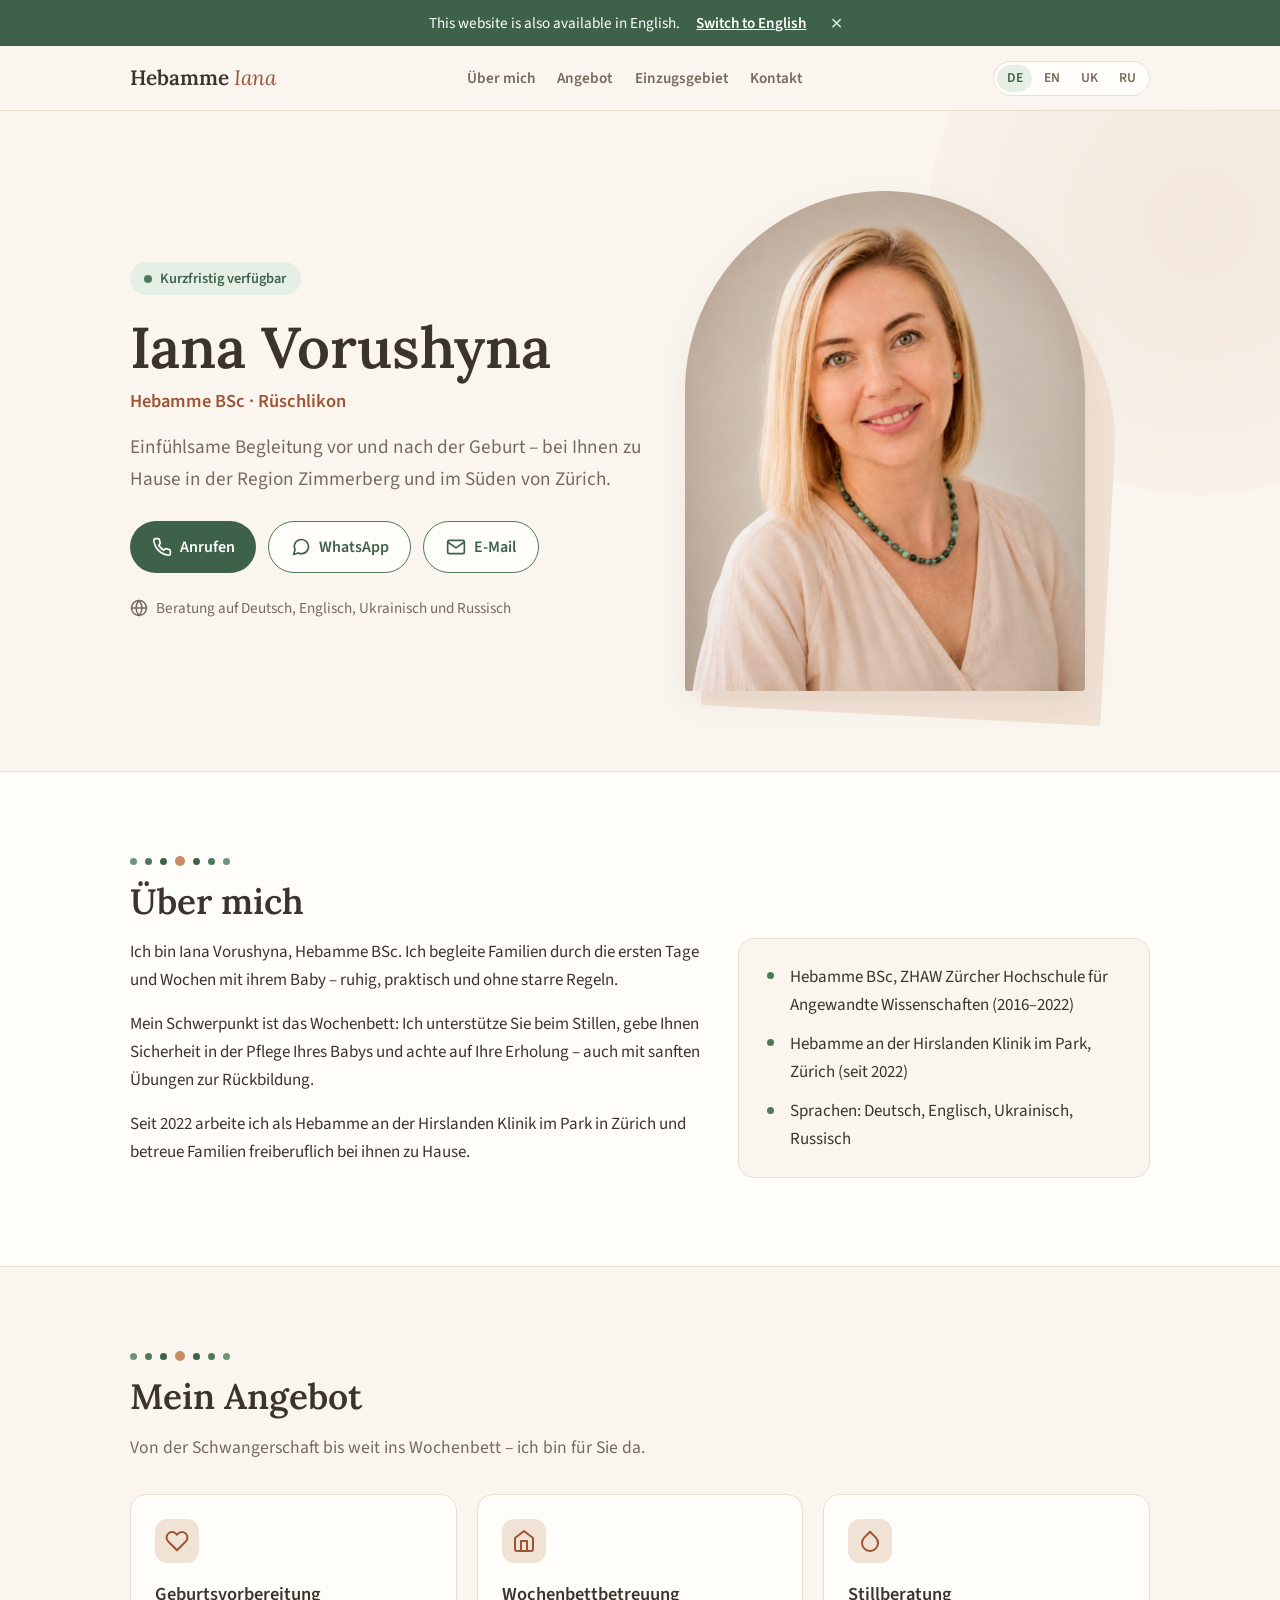
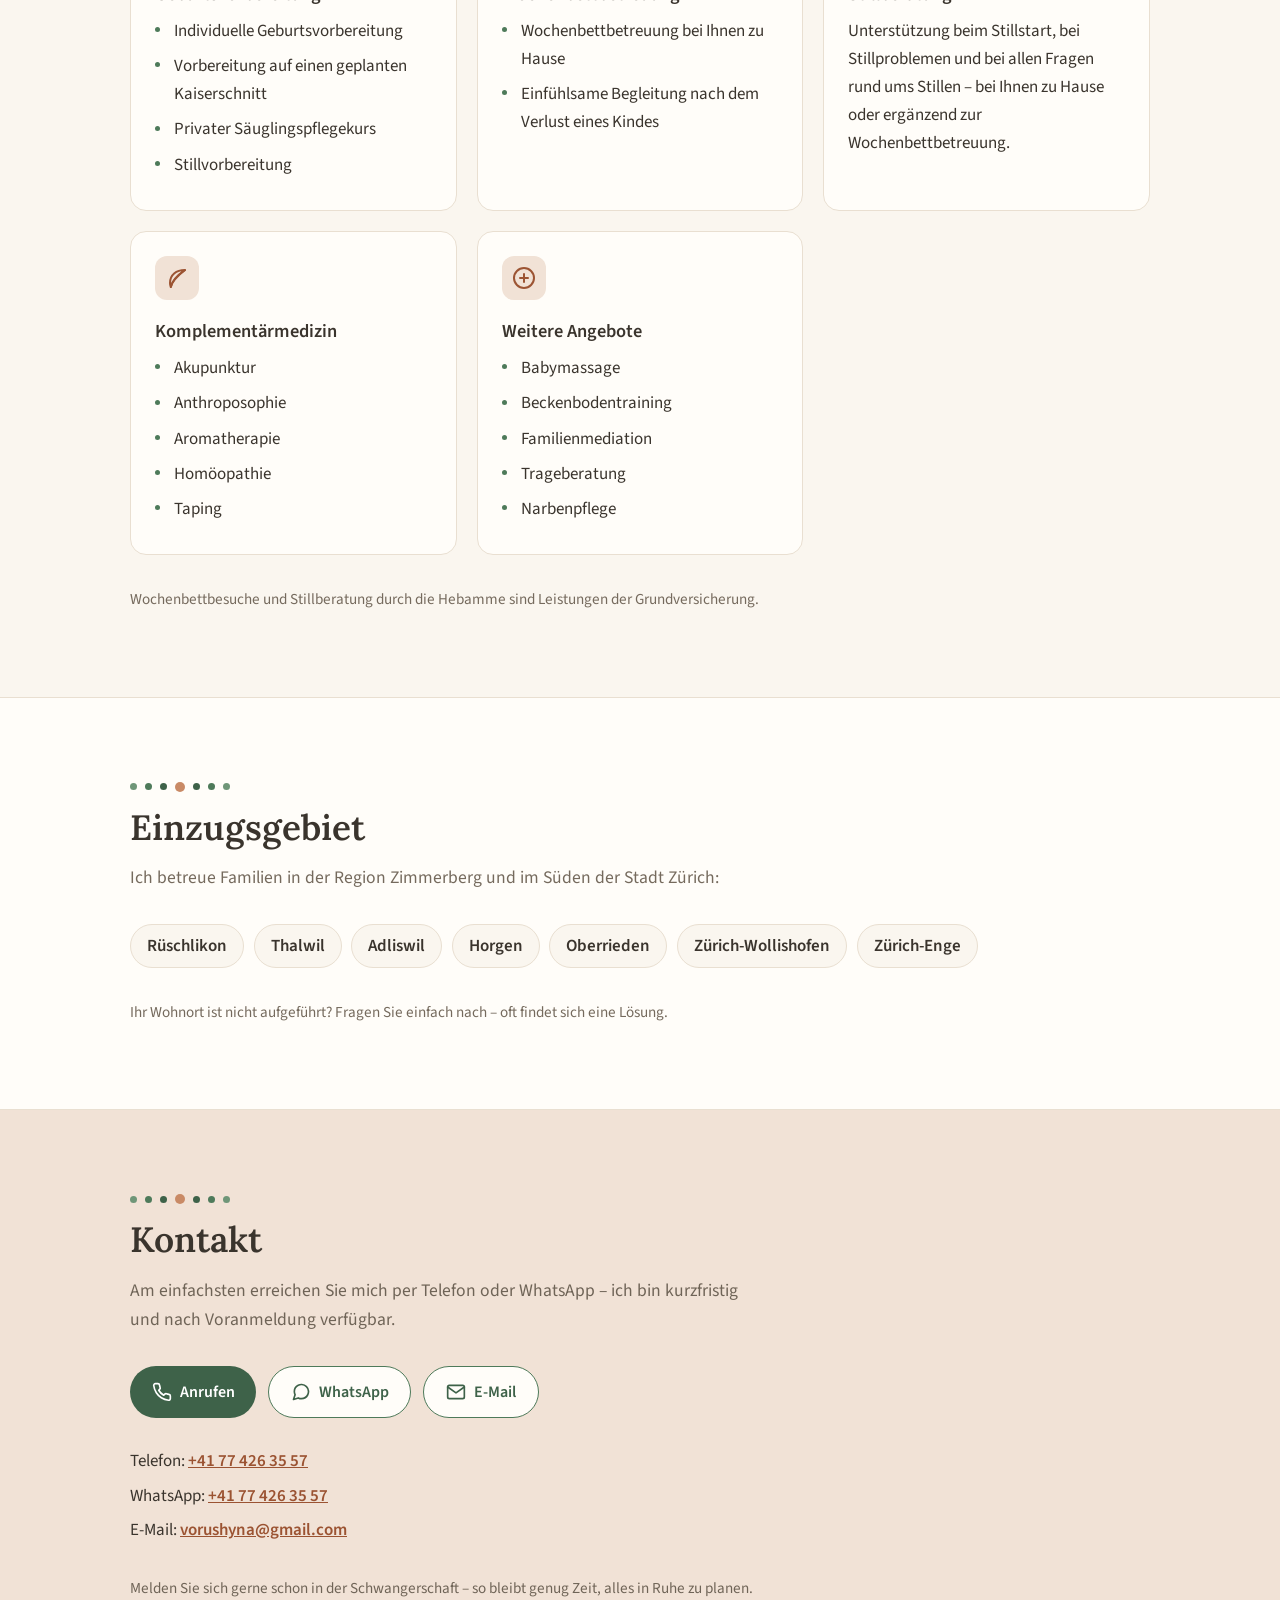
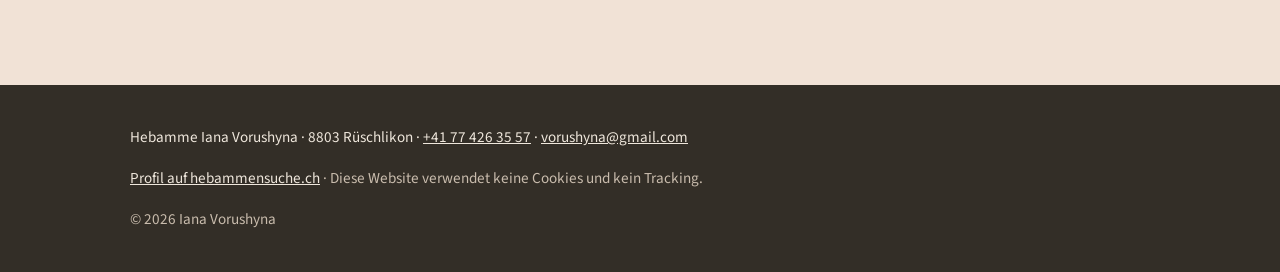
<file: index.html>
<!doctype html>
<html lang="de">
<head>
  <meta charset="utf-8">
  <meta name="viewport" content="width=device-width, initial-scale=1">
  <title>Hebamme Iana Vorushyna – Rüschlikon &amp; Region Zimmerberg</title>
  <meta name="description" content="Hebamme BSc in Rüschlikon: Wochenbettbetreuung zu Hause, Stillberatung und Geburtsvorbereitung in der Region Zimmerberg und in Zürich. Kurzfristig verfügbar.">
  <link rel="canonical" href="https://hebamme-iana.ch/">
  <link rel="alternate" hreflang="de" href="https://hebamme-iana.ch/">
  <link rel="alternate" hreflang="en" href="https://hebamme-iana.ch/en/">
  <link rel="alternate" hreflang="uk" href="https://hebamme-iana.ch/uk/">
  <link rel="alternate" hreflang="ru" href="https://hebamme-iana.ch/ru/">
  <link rel="alternate" hreflang="x-default" href="https://hebamme-iana.ch/">
  <meta property="og:type" content="website">
  <meta property="og:title" content="Hebamme Iana Vorushyna – Rüschlikon &amp; Region Zimmerberg">
  <meta property="og:description" content="Wochenbettbetreuung zu Hause, Stillberatung und Geburtsvorbereitung in der Region Zimmerberg und in Zürich.">
  <meta property="og:url" content="https://hebamme-iana.ch/">
  <meta property="og:image" content="https://hebamme-iana.ch/img/iana-800.jpg">
  <meta property="og:locale" content="de_CH">
  <meta name="theme-color" content="#FAF6EF">
  <link rel="icon" href="img/favicon.svg" type="image/svg+xml">
  <link rel="apple-touch-icon" href="img/apple-touch-icon.png">
  <link rel="preload" href="fonts/lora-600.woff2" as="font" type="font/woff2" crossorigin>
  <link rel="preload" href="fonts/source-sans-3-400.woff2" as="font" type="font/woff2" crossorigin>
  <link rel="preload" href="fonts/source-sans-3-600.woff2" as="font" type="font/woff2" crossorigin>
  <link rel="preload" href="fonts/lora-italic.woff2" as="font" type="font/woff2" crossorigin>
  <link rel="stylesheet" href="css/style.css">
  <script src="js/lang.js" defer></script>
  <script type="application/ld+json">
  {
    "@context": "https://schema.org",
    "@type": "Midwife",
    "@id": "https://hebamme-iana.ch/#midwife",
    "name": "Hebamme Iana Vorushyna",
    "image": "https://hebamme-iana.ch/img/iana-800.jpg",
    "url": "https://hebamme-iana.ch/",
    "telephone": "+41774263557",
    "email": "vorushyna@gmail.com",
    "address": {
      "@type": "PostalAddress",
      "postalCode": "8803",
      "addressLocality": "Rüschlikon",
      "addressRegion": "ZH",
      "addressCountry": "CH"
    },
    "areaServed": ["Rüschlikon", "Thalwil", "Adliswil", "Horgen", "Oberrieden", "Zürich Wollishofen", "Zürich Enge"],
    "knowsLanguage": ["de", "en", "uk", "ru"],
    "sameAs": ["https://www.hebammensuche.ch/suche/profil/?hebammenname=&plz=8803&sektionId=39&leistungen=&id=36807"]
  }
  </script>
</head>
<body>
  <a class="skip-link" href="#main">Zum Inhalt springen</a>
  <header class="site-header">
    <div class="wrap header-inner">
      <a class="brand" href="#top">Hebamme <em>Iana</em></a>
      <nav class="site-nav" aria-label="Bereiche">
        <a href="#about">Über mich</a>
        <a href="#services">Angebot</a>
        <a href="#area">Einzugsgebiet</a>
        <a href="#contact">Kontakt</a>
      </nav>
      <nav class="lang-switcher" aria-label="Sprache wählen">
        <a href="./" data-lang="de" aria-current="page">DE</a>
        <a href="en/" data-lang="en" lang="en" hreflang="en">EN</a>
        <a href="uk/" data-lang="uk" lang="uk" hreflang="uk">UK</a>
        <a href="ru/" data-lang="ru" lang="ru" hreflang="ru">RU</a>
      </nav>
    </div>
  </header>

  <main id="main">
    <section class="hero" id="top">
      <div class="wrap hero-grid">
        <div class="hero-text">
          <p class="badge"><span class="badge-dot" aria-hidden="true"></span>Kurzfristig verfügbar</p>
          <h1>Iana Vorushyna</h1>
          <p class="role">Hebamme BSc · Rüschlikon</p>
          <p class="lead">Einfühlsame Begleitung vor und nach der Geburt – bei Ihnen zu Hause in der Region Zimmerberg und im Süden von Zürich.</p>
          <div class="cta-row">
            <a class="btn btn-primary" href="tel:+41774263557"><svg viewBox="0 0 24 24" width="20" height="20" fill="none" stroke="currentColor" stroke-width="2" stroke-linecap="round" stroke-linejoin="round" aria-hidden="true"><path d="M22 16.92v3a2 2 0 0 1-2.18 2 19.79 19.79 0 0 1-8.63-3.07 19.5 19.5 0 0 1-6-6A19.79 19.79 0 0 1 2.08 4.18 2 2 0 0 1 4.06 2h3a2 2 0 0 1 2 1.72 12.84 12.84 0 0 0 .7 2.81 2 2 0 0 1-.45 2.11L8.09 9.91a16 16 0 0 0 6 6l1.27-1.27a2 2 0 0 1 2.11-.45 12.84 12.84 0 0 0 2.81.7A2 2 0 0 1 22 16.92z"/></svg>Anrufen</a>
            <a class="btn btn-secondary" href="https://wa.me/41774263557"><svg viewBox="0 0 24 24" width="20" height="20" fill="none" stroke="currentColor" stroke-width="2" stroke-linecap="round" stroke-linejoin="round" aria-hidden="true"><path d="M21 11.5a8.38 8.38 0 0 1-.9 3.8 8.5 8.5 0 0 1-7.6 4.7 8.38 8.38 0 0 1-3.8-.9L3 21l1.9-5.7a8.38 8.38 0 0 1-.9-3.8 8.5 8.5 0 0 1 4.7-7.6 8.38 8.38 0 0 1 3.8-.9h.5a8.48 8.48 0 0 1 8 8v.5z"/></svg>WhatsApp</a>
            <a class="btn btn-secondary" href="mailto:vorushyna@gmail.com"><svg viewBox="0 0 24 24" width="20" height="20" fill="none" stroke="currentColor" stroke-width="2" stroke-linecap="round" stroke-linejoin="round" aria-hidden="true"><path d="M4 4h16c1.1 0 2 .9 2 2v12c0 1.1-.9 2-2 2H4c-1.1 0-2-.9-2-2V6c0-1.1.9-2 2-2z"/><path d="m22 6-10 7L2 6"/></svg>E-Mail</a>
          </div>
          <p class="hero-langs"><svg viewBox="0 0 24 24" width="18" height="18" fill="none" stroke="currentColor" stroke-width="2" stroke-linecap="round" stroke-linejoin="round" aria-hidden="true"><circle cx="12" cy="12" r="10"/><path d="M2 12h20"/><path d="M12 2a15.3 15.3 0 0 1 4 10 15.3 15.3 0 0 1-4 10 15.3 15.3 0 0 1-4-10 15.3 15.3 0 0 1 4-10z"/></svg>Beratung auf Deutsch, Englisch, Ukrainisch und Russisch</p>
        </div>
        <div class="hero-photo">
          <img src="img/iana-800.jpg" srcset="img/iana-480.jpg 384w, img/iana-800.jpg 640w" sizes="(min-width: 900px) 400px, 82vw" width="640" height="800" alt="Porträt von Hebamme Iana Vorushyna" fetchpriority="high">
        </div>
      </div>
    </section>

    <section class="section section-paper" id="about">
      <div class="wrap">
        <div class="beads" aria-hidden="true"><i></i><i></i><i></i><i></i><i></i><i></i><i></i></div>
        <h2>Über mich</h2>
        <div class="about-grid">
          <div class="about-text">
            <p>Ich bin Iana Vorushyna, Hebamme BSc. Ich begleite Familien durch die ersten Tage und Wochen mit ihrem Baby – ruhig, praktisch und ohne starre Regeln.</p>
            <p>Mein Schwerpunkt ist das Wochenbett: Ich unterstütze Sie beim Stillen, gebe Ihnen Sicherheit in der Pflege Ihres Babys und achte auf Ihre Erholung – auch mit sanften Übungen zur Rückbildung.</p>
            <p>Seit 2022 arbeite ich als Hebamme an der Hirslanden Klinik im Park in Zürich und betreue Familien freiberuflich bei ihnen zu Hause.</p>
          </div>
          <ul class="facts">
            <li>Hebamme BSc, ZHAW Zürcher Hochschule für Angewandte Wissenschaften (2016–2022)</li>
            <li>Hebamme an der Hirslanden Klinik im Park, Zürich (seit 2022)</li>
            <li>Sprachen: Deutsch, Englisch, Ukrainisch, Russisch</li>
          </ul>
        </div>
      </div>
    </section>

    <section class="section" id="services">
      <div class="wrap">
        <div class="beads" aria-hidden="true"><i></i><i></i><i></i><i></i><i></i><i></i><i></i></div>
        <h2>Mein Angebot</h2>
        <p class="section-intro">Von der Schwangerschaft bis weit ins Wochenbett – ich bin für Sie da.</p>
        <div class="cards">
          <article class="card">
            <div class="card-icon"><svg viewBox="0 0 24 24" width="24" height="24" fill="none" stroke="currentColor" stroke-width="2" stroke-linecap="round" stroke-linejoin="round" aria-hidden="true"><path d="M20.84 4.61a5.5 5.5 0 0 0-7.78 0L12 5.67l-1.06-1.06a5.5 5.5 0 0 0-7.78 7.78l1.06 1.06L12 21.23l7.78-7.78 1.06-1.06a5.5 5.5 0 0 0 0-7.78z"/></svg></div>
            <h3>Geburtsvorbereitung</h3>
            <ul>
              <li>Individuelle Geburtsvorbereitung</li>
              <li>Vorbereitung auf einen geplanten Kaiserschnitt</li>
              <li>Privater Säuglingspflegekurs</li>
              <li>Stillvorbereitung</li>
            </ul>
          </article>
          <article class="card">
            <div class="card-icon"><svg viewBox="0 0 24 24" width="24" height="24" fill="none" stroke="currentColor" stroke-width="2" stroke-linecap="round" stroke-linejoin="round" aria-hidden="true"><path d="m3 9 9-7 9 7v11a2 2 0 0 1-2 2H5a2 2 0 0 1-2-2z"/><path d="M9 22V12h6v10"/></svg></div>
            <h3>Wochenbettbetreuung</h3>
            <ul>
              <li>Wochenbettbetreuung bei Ihnen zu Hause</li>
              <li>Einfühlsame Begleitung nach dem Verlust eines Kindes</li>
            </ul>
          </article>
          <article class="card">
            <div class="card-icon"><svg viewBox="0 0 24 24" width="24" height="24" fill="none" stroke="currentColor" stroke-width="2" stroke-linecap="round" stroke-linejoin="round" aria-hidden="true"><path d="m12 2.69 5.66 5.66a8 8 0 1 1-11.31 0z"/></svg></div>
            <h3>Stillberatung</h3>
            <p>Unterstützung beim Stillstart, bei Stillproblemen und bei allen Fragen rund ums Stillen – bei Ihnen zu Hause oder ergänzend zur Wochenbettbetreuung.</p>
          </article>
          <article class="card">
            <div class="card-icon"><svg viewBox="0 0 24 24" width="24" height="24" fill="none" stroke="currentColor" stroke-width="2" stroke-linecap="round" stroke-linejoin="round" aria-hidden="true"><path d="M20 4c-9 0-15 5-15 13 0 1.5.3 2.7.8 4C7 15 11 10 20 4z"/><path d="M5.8 21C7 16 11 11 20 4"/></svg></div>
            <h3>Komplementärmedizin</h3>
            <ul>
              <li>Akupunktur</li>
              <li>Anthroposophie</li>
              <li>Aromatherapie</li>
              <li>Homöopathie</li>
              <li>Taping</li>
            </ul>
          </article>
          <article class="card">
            <div class="card-icon"><svg viewBox="0 0 24 24" width="24" height="24" fill="none" stroke="currentColor" stroke-width="2" stroke-linecap="round" stroke-linejoin="round" aria-hidden="true"><circle cx="12" cy="12" r="10"/><path d="M12 8v8"/><path d="M8 12h8"/></svg></div>
            <h3>Weitere Angebote</h3>
            <ul>
              <li>Babymassage</li>
              <li>Beckenbodentraining</li>
              <li>Familienmediation</li>
              <li>Trageberatung</li>
              <li>Narbenpflege</li>
            </ul>
          </article>
        </div>
        <p class="note">Wochenbettbesuche und Stillberatung durch die Hebamme sind Leistungen der Grundversicherung.</p>
      </div>
    </section>

    <section class="section section-paper" id="area">
      <div class="wrap">
        <div class="beads" aria-hidden="true"><i></i><i></i><i></i><i></i><i></i><i></i><i></i></div>
        <h2>Einzugsgebiet</h2>
        <p class="section-intro">Ich betreue Familien in der Region Zimmerberg und im Süden der Stadt Zürich:</p>
        <ul class="chips">
          <li>Rüschlikon</li>
          <li>Thalwil</li>
          <li>Adliswil</li>
          <li>Horgen</li>
          <li>Oberrieden</li>
          <li>Zürich-Wollishofen</li>
          <li>Zürich-Enge</li>
        </ul>
        <p class="note">Ihr Wohnort ist nicht aufgeführt? Fragen Sie einfach nach – oft findet sich eine Lösung.</p>
      </div>
    </section>

    <section class="section section-contact" id="contact">
      <div class="wrap">
        <div class="beads" aria-hidden="true"><i></i><i></i><i></i><i></i><i></i><i></i><i></i></div>
        <h2>Kontakt</h2>
        <p class="section-intro">Am einfachsten erreichen Sie mich per Telefon oder WhatsApp – ich bin kurzfristig und nach Voranmeldung verfügbar.</p>
        <div class="cta-row">
          <a class="btn btn-primary" href="tel:+41774263557"><svg viewBox="0 0 24 24" width="20" height="20" fill="none" stroke="currentColor" stroke-width="2" stroke-linecap="round" stroke-linejoin="round" aria-hidden="true"><path d="M22 16.92v3a2 2 0 0 1-2.18 2 19.79 19.79 0 0 1-8.63-3.07 19.5 19.5 0 0 1-6-6A19.79 19.79 0 0 1 2.08 4.18 2 2 0 0 1 4.06 2h3a2 2 0 0 1 2 1.72 12.84 12.84 0 0 0 .7 2.81 2 2 0 0 1-.45 2.11L8.09 9.91a16 16 0 0 0 6 6l1.27-1.27a2 2 0 0 1 2.11-.45 12.84 12.84 0 0 0 2.81.7A2 2 0 0 1 22 16.92z"/></svg>Anrufen</a>
          <a class="btn btn-secondary" href="https://wa.me/41774263557"><svg viewBox="0 0 24 24" width="20" height="20" fill="none" stroke="currentColor" stroke-width="2" stroke-linecap="round" stroke-linejoin="round" aria-hidden="true"><path d="M21 11.5a8.38 8.38 0 0 1-.9 3.8 8.5 8.5 0 0 1-7.6 4.7 8.38 8.38 0 0 1-3.8-.9L3 21l1.9-5.7a8.38 8.38 0 0 1-.9-3.8 8.5 8.5 0 0 1 4.7-7.6 8.38 8.38 0 0 1 3.8-.9h.5a8.48 8.48 0 0 1 8 8v.5z"/></svg>WhatsApp</a>
          <a class="btn btn-secondary" href="mailto:vorushyna@gmail.com"><svg viewBox="0 0 24 24" width="20" height="20" fill="none" stroke="currentColor" stroke-width="2" stroke-linecap="round" stroke-linejoin="round" aria-hidden="true"><path d="M4 4h16c1.1 0 2 .9 2 2v12c0 1.1-.9 2-2 2H4c-1.1 0-2-.9-2-2V6c0-1.1.9-2 2-2z"/><path d="m22 6-10 7L2 6"/></svg>E-Mail</a>
        </div>
        <ul class="contact-list">
          <li>Telefon: <a href="tel:+41774263557">+41&nbsp;77&nbsp;426&nbsp;35&nbsp;57</a></li>
          <li>WhatsApp: <a href="https://wa.me/41774263557">+41&nbsp;77&nbsp;426&nbsp;35&nbsp;57</a></li>
          <li>E-Mail: <a href="mailto:vorushyna@gmail.com">vorushyna@gmail.com</a></li>
        </ul>
        <p class="note">Melden Sie sich gerne schon in der Schwangerschaft – so bleibt genug Zeit, alles in Ruhe zu planen.</p>
      </div>
    </section>
  </main>

  <footer class="site-footer">
    <div class="wrap">
      <p class="footer-id">Hebamme Iana Vorushyna · 8803 Rüschlikon · <a href="tel:+41774263557">+41&nbsp;77&nbsp;426&nbsp;35&nbsp;57</a> · <a href="mailto:vorushyna@gmail.com">vorushyna@gmail.com</a></p>
      <p class="footer-meta"><a href="https://www.hebammensuche.ch/suche/profil/?hebammenname=&amp;plz=8803&amp;sektionId=39&amp;leistungen=&amp;id=36807" target="_blank" rel="noopener">Profil auf hebammensuche.ch</a> · Diese Website verwendet keine Cookies und kein Tracking.</p>
      <p class="footer-copy">© 2026 Iana Vorushyna</p>
    </div>
  </footer>
</body>
</html>
</file>
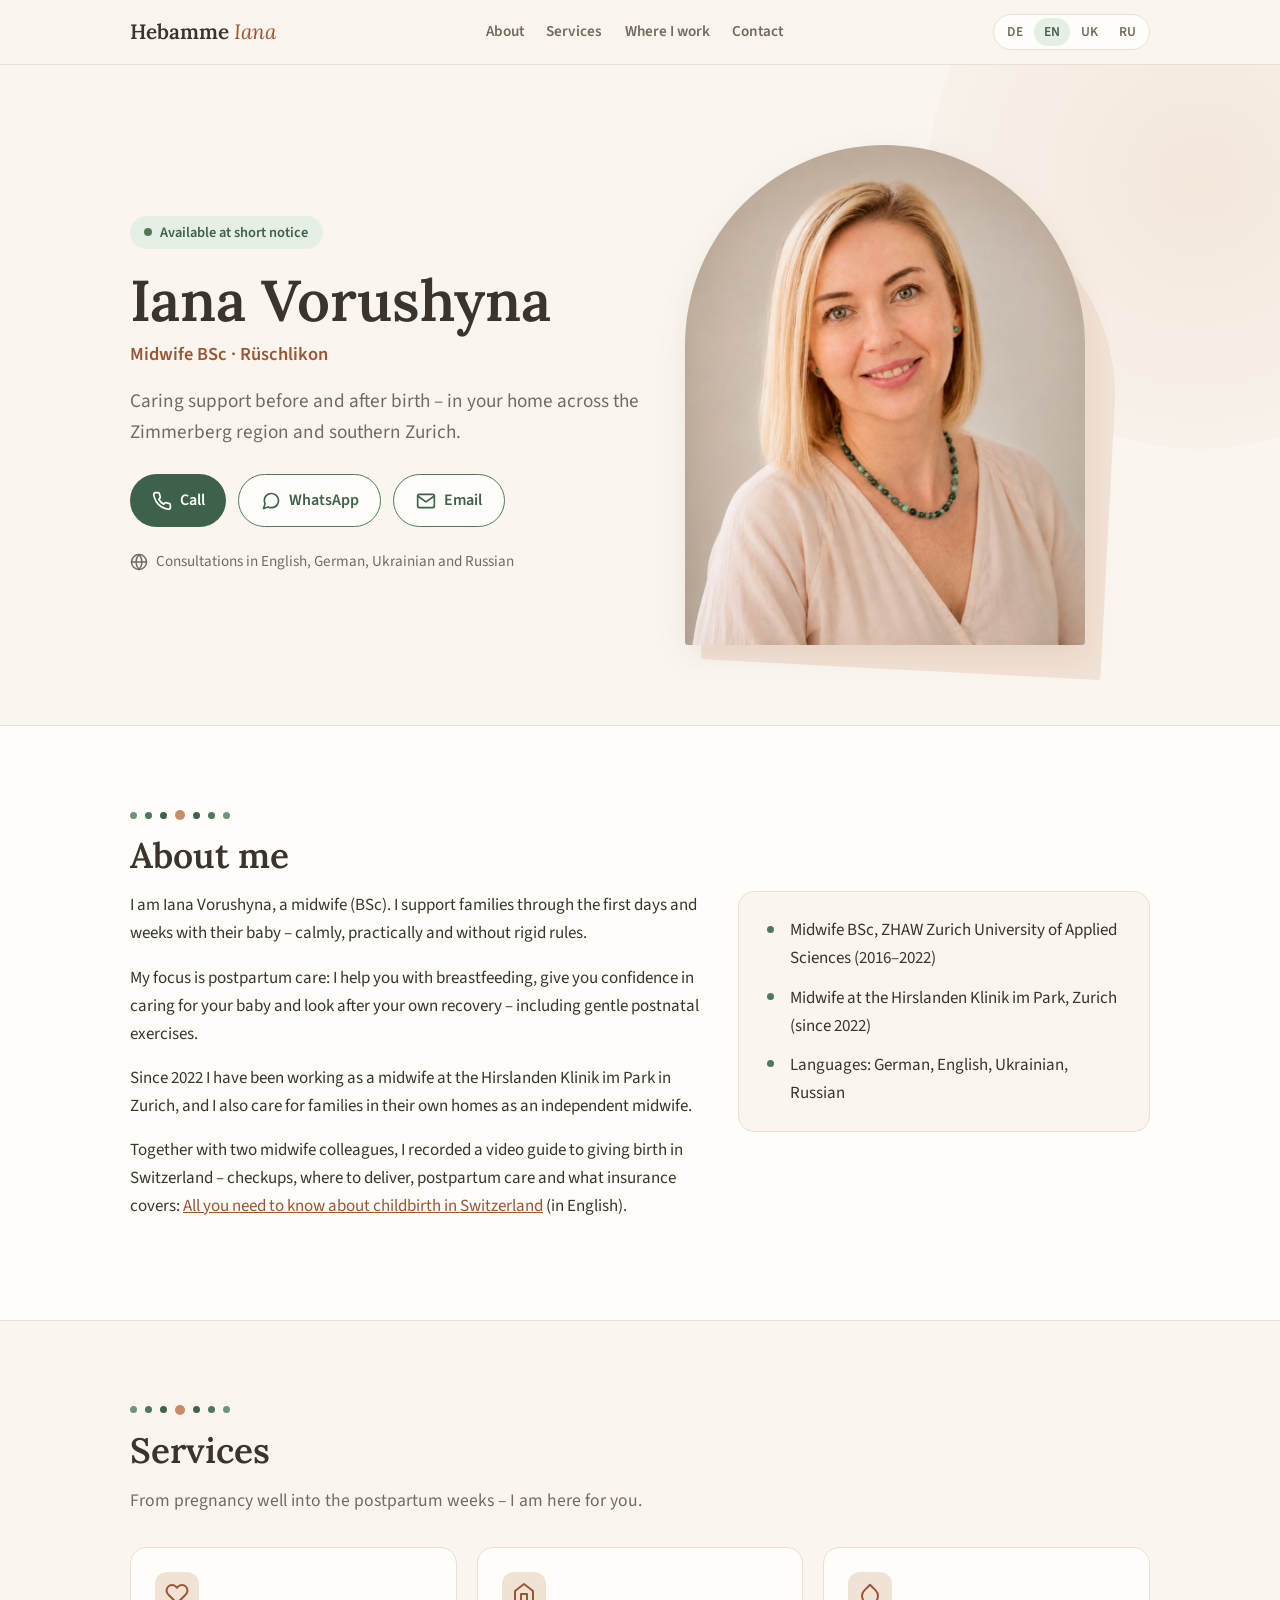
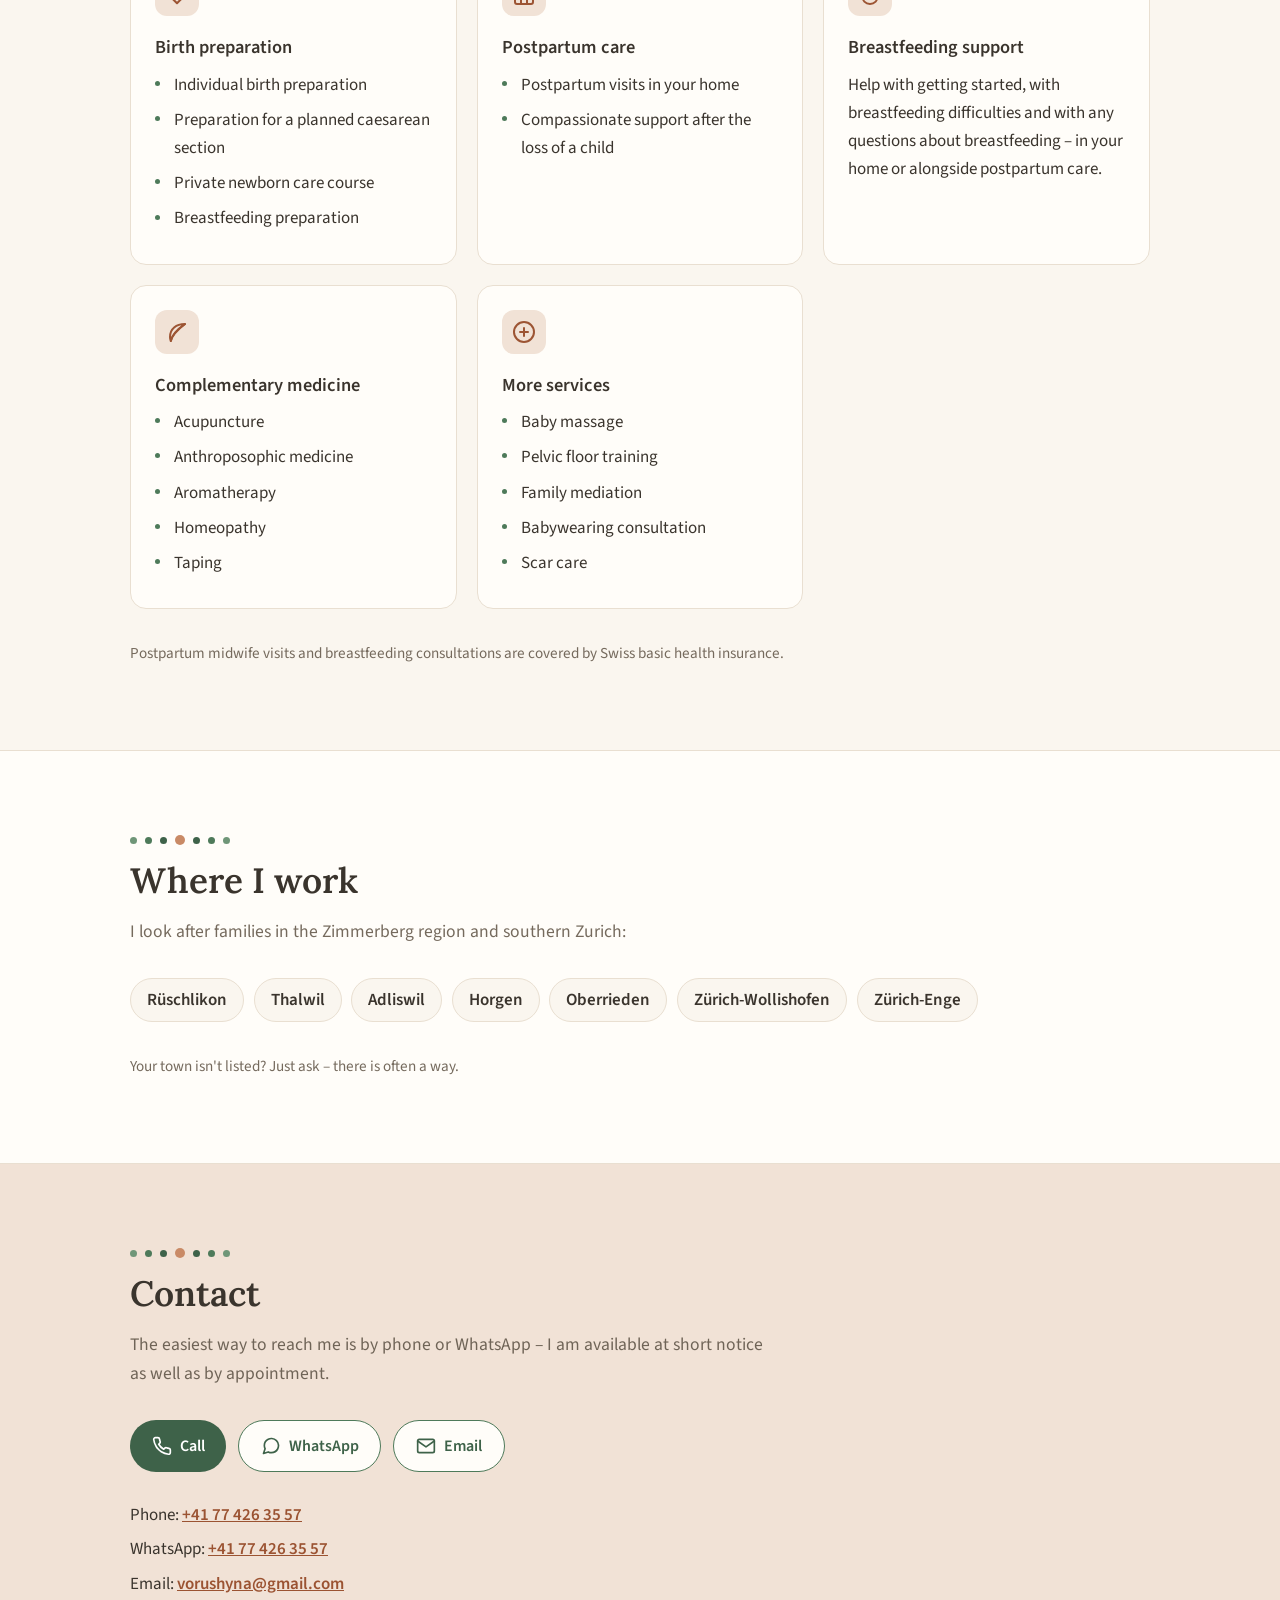
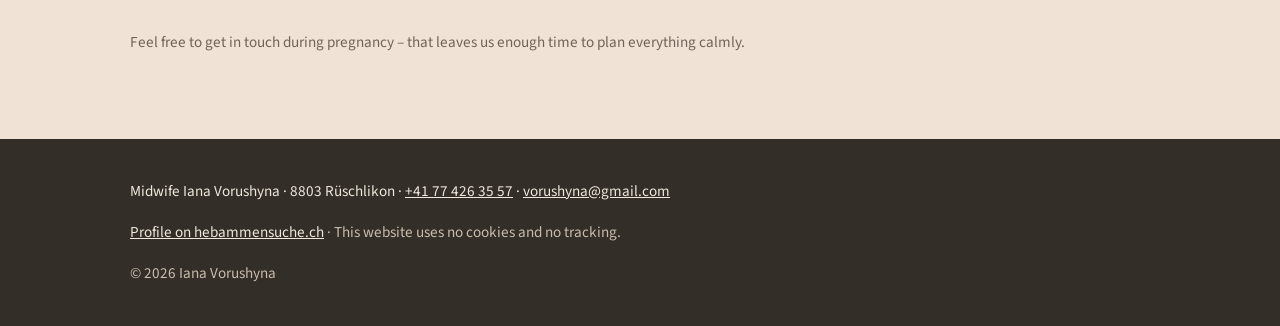
<file: en/index.html>
<!doctype html>
<html lang="en">
<head>
  <meta charset="utf-8">
  <meta name="viewport" content="width=device-width, initial-scale=1">
  <title>Midwife Iana Vorushyna – Rüschlikon &amp; Zimmerberg region</title>
  <meta name="description" content="Midwife (BSc) in Rüschlikon: postpartum home visits, breastfeeding support and birth preparation in the Zimmerberg region and Zurich. English-speaking, available at short notice.">
  <link rel="canonical" href="https://hebamme-iana.ch/en/">
  <link rel="alternate" hreflang="de" href="https://hebamme-iana.ch/">
  <link rel="alternate" hreflang="en" href="https://hebamme-iana.ch/en/">
  <link rel="alternate" hreflang="uk" href="https://hebamme-iana.ch/uk/">
  <link rel="alternate" hreflang="ru" href="https://hebamme-iana.ch/ru/">
  <link rel="alternate" hreflang="x-default" href="https://hebamme-iana.ch/">
  <meta property="og:type" content="website">
  <meta property="og:title" content="Midwife Iana Vorushyna – Rüschlikon &amp; Zimmerberg region">
  <meta property="og:description" content="Postpartum home visits, breastfeeding support and birth preparation in the Zimmerberg region and Zurich.">
  <meta property="og:url" content="https://hebamme-iana.ch/en/">
  <meta property="og:image" content="https://hebamme-iana.ch/img/iana-800.jpg">
  <meta property="og:locale" content="en_GB">
  <meta name="theme-color" content="#FAF6EF">
  <link rel="icon" href="../img/favicon.svg" type="image/svg+xml">
  <link rel="apple-touch-icon" href="../img/apple-touch-icon.png">
  <link rel="preload" href="../fonts/lora-600.woff2" as="font" type="font/woff2" crossorigin>
  <link rel="preload" href="../fonts/source-sans-3-400.woff2" as="font" type="font/woff2" crossorigin>
  <link rel="preload" href="../fonts/source-sans-3-600.woff2" as="font" type="font/woff2" crossorigin>
  <link rel="preload" href="../fonts/lora-italic.woff2" as="font" type="font/woff2" crossorigin>
  <link rel="stylesheet" href="../css/style.css">
  <script src="../js/lang.js" defer></script>
  <script type="application/ld+json">
  {
    "@context": "https://schema.org",
    "@type": "Midwife",
    "@id": "https://hebamme-iana.ch/#midwife",
    "name": "Hebamme Iana Vorushyna",
    "image": "https://hebamme-iana.ch/img/iana-800.jpg",
    "url": "https://hebamme-iana.ch/",
    "telephone": "+41774263557",
    "email": "vorushyna@gmail.com",
    "address": {
      "@type": "PostalAddress",
      "postalCode": "8803",
      "addressLocality": "Rüschlikon",
      "addressRegion": "ZH",
      "addressCountry": "CH"
    },
    "areaServed": ["Rüschlikon", "Thalwil", "Adliswil", "Horgen", "Oberrieden", "Zürich Wollishofen", "Zürich Enge"],
    "knowsLanguage": ["de", "en", "uk", "ru"],
    "sameAs": ["https://www.hebammensuche.ch/suche/profil/?hebammenname=&plz=8803&sektionId=39&leistungen=&id=36807"]
  }
  </script>
</head>
<body>
  <a class="skip-link" href="#main">Skip to content</a>
  <header class="site-header">
    <div class="wrap header-inner">
      <a class="brand" href="#top">Hebamme <em>Iana</em></a>
      <nav class="site-nav" aria-label="Sections">
        <a href="#about">About</a>
        <a href="#services">Services</a>
        <a href="#area">Where I work</a>
        <a href="#contact">Contact</a>
      </nav>
      <nav class="lang-switcher" aria-label="Choose language">
        <a href="../" data-lang="de" lang="de" hreflang="de">DE</a>
        <a href="./" data-lang="en" aria-current="page">EN</a>
        <a href="../uk/" data-lang="uk" lang="uk" hreflang="uk">UK</a>
        <a href="../ru/" data-lang="ru" lang="ru" hreflang="ru">RU</a>
      </nav>
    </div>
  </header>

  <main id="main">
    <section class="hero" id="top">
      <div class="wrap hero-grid">
        <div class="hero-text">
          <p class="badge"><span class="badge-dot" aria-hidden="true"></span>Available at short notice</p>
          <h1>Iana Vorushyna</h1>
          <p class="role">Midwife BSc · Rüschlikon</p>
          <p class="lead">Caring support before and after birth – in your home across the Zimmerberg region and southern Zurich.</p>
          <div class="cta-row">
            <a class="btn btn-primary" href="tel:+41774263557"><svg viewBox="0 0 24 24" width="20" height="20" fill="none" stroke="currentColor" stroke-width="2" stroke-linecap="round" stroke-linejoin="round" aria-hidden="true"><path d="M22 16.92v3a2 2 0 0 1-2.18 2 19.79 19.79 0 0 1-8.63-3.07 19.5 19.5 0 0 1-6-6A19.79 19.79 0 0 1 2.08 4.18 2 2 0 0 1 4.06 2h3a2 2 0 0 1 2 1.72 12.84 12.84 0 0 0 .7 2.81 2 2 0 0 1-.45 2.11L8.09 9.91a16 16 0 0 0 6 6l1.27-1.27a2 2 0 0 1 2.11-.45 12.84 12.84 0 0 0 2.81.7A2 2 0 0 1 22 16.92z"/></svg>Call</a>
            <a class="btn btn-secondary" href="https://wa.me/41774263557"><svg viewBox="0 0 24 24" width="20" height="20" fill="none" stroke="currentColor" stroke-width="2" stroke-linecap="round" stroke-linejoin="round" aria-hidden="true"><path d="M21 11.5a8.38 8.38 0 0 1-.9 3.8 8.5 8.5 0 0 1-7.6 4.7 8.38 8.38 0 0 1-3.8-.9L3 21l1.9-5.7a8.38 8.38 0 0 1-.9-3.8 8.5 8.5 0 0 1 4.7-7.6 8.38 8.38 0 0 1 3.8-.9h.5a8.48 8.48 0 0 1 8 8v.5z"/></svg>WhatsApp</a>
            <a class="btn btn-secondary" href="mailto:vorushyna@gmail.com"><svg viewBox="0 0 24 24" width="20" height="20" fill="none" stroke="currentColor" stroke-width="2" stroke-linecap="round" stroke-linejoin="round" aria-hidden="true"><path d="M4 4h16c1.1 0 2 .9 2 2v12c0 1.1-.9 2-2 2H4c-1.1 0-2-.9-2-2V6c0-1.1.9-2 2-2z"/><path d="m22 6-10 7L2 6"/></svg>Email</a>
          </div>
          <p class="hero-langs"><svg viewBox="0 0 24 24" width="18" height="18" fill="none" stroke="currentColor" stroke-width="2" stroke-linecap="round" stroke-linejoin="round" aria-hidden="true"><circle cx="12" cy="12" r="10"/><path d="M2 12h20"/><path d="M12 2a15.3 15.3 0 0 1 4 10 15.3 15.3 0 0 1-4 10 15.3 15.3 0 0 1-4-10 15.3 15.3 0 0 1 4-10z"/></svg>Consultations in English, German, Ukrainian and Russian</p>
        </div>
        <div class="hero-photo">
          <img src="../img/iana-800.jpg" srcset="../img/iana-480.jpg 384w, ../img/iana-800.jpg 640w" sizes="(min-width: 900px) 400px, 82vw" width="640" height="800" alt="Portrait of midwife Iana Vorushyna" fetchpriority="high">
        </div>
      </div>
    </section>

    <section class="section section-paper" id="about">
      <div class="wrap">
        <div class="beads" aria-hidden="true"><i></i><i></i><i></i><i></i><i></i><i></i><i></i></div>
        <h2>About me</h2>
        <div class="about-grid">
          <div class="about-text">
            <p>I am Iana Vorushyna, a midwife (BSc). I support families through the first days and weeks with their baby – calmly, practically and without rigid rules.</p>
            <p>My focus is postpartum care: I help you with breastfeeding, give you confidence in caring for your baby and look after your own recovery – including gentle postnatal exercises.</p>
            <p>Since 2022 I have been working as a midwife at the Hirslanden Klinik im Park in Zurich, and I also care for families in their own homes as an independent midwife.</p>
            <p>Together with two midwife colleagues, I recorded a video guide to giving birth in Switzerland – checkups, where to deliver, postpartum care and what insurance covers: <a href="https://www.youtube.com/watch?v=KjY32Sb68HQ" target="_blank" rel="noopener">All you need to know about childbirth in Switzerland</a> (in English).</p>
          </div>
          <ul class="facts">
            <li>Midwife BSc, ZHAW Zurich University of Applied Sciences (2016–2022)</li>
            <li>Midwife at the Hirslanden Klinik im Park, Zurich (since 2022)</li>
            <li>Languages: German, English, Ukrainian, Russian</li>
          </ul>
        </div>
      </div>
    </section>

    <section class="section" id="services">
      <div class="wrap">
        <div class="beads" aria-hidden="true"><i></i><i></i><i></i><i></i><i></i><i></i><i></i></div>
        <h2>Services</h2>
        <p class="section-intro">From pregnancy well into the postpartum weeks – I am here for you.</p>
        <div class="cards">
          <article class="card">
            <div class="card-icon"><svg viewBox="0 0 24 24" width="24" height="24" fill="none" stroke="currentColor" stroke-width="2" stroke-linecap="round" stroke-linejoin="round" aria-hidden="true"><path d="M20.84 4.61a5.5 5.5 0 0 0-7.78 0L12 5.67l-1.06-1.06a5.5 5.5 0 0 0-7.78 7.78l1.06 1.06L12 21.23l7.78-7.78 1.06-1.06a5.5 5.5 0 0 0 0-7.78z"/></svg></div>
            <h3>Birth preparation</h3>
            <ul>
              <li>Individual birth preparation</li>
              <li>Preparation for a planned caesarean section</li>
              <li>Private newborn care course</li>
              <li>Breastfeeding preparation</li>
            </ul>
          </article>
          <article class="card">
            <div class="card-icon"><svg viewBox="0 0 24 24" width="24" height="24" fill="none" stroke="currentColor" stroke-width="2" stroke-linecap="round" stroke-linejoin="round" aria-hidden="true"><path d="m3 9 9-7 9 7v11a2 2 0 0 1-2 2H5a2 2 0 0 1-2-2z"/><path d="M9 22V12h6v10"/></svg></div>
            <h3>Postpartum care</h3>
            <ul>
              <li>Postpartum visits in your home</li>
              <li>Compassionate support after the loss of a child</li>
            </ul>
          </article>
          <article class="card">
            <div class="card-icon"><svg viewBox="0 0 24 24" width="24" height="24" fill="none" stroke="currentColor" stroke-width="2" stroke-linecap="round" stroke-linejoin="round" aria-hidden="true"><path d="m12 2.69 5.66 5.66a8 8 0 1 1-11.31 0z"/></svg></div>
            <h3>Breastfeeding support</h3>
            <p>Help with getting started, with breastfeeding difficulties and with any questions about breastfeeding – in your home or alongside postpartum care.</p>
          </article>
          <article class="card">
            <div class="card-icon"><svg viewBox="0 0 24 24" width="24" height="24" fill="none" stroke="currentColor" stroke-width="2" stroke-linecap="round" stroke-linejoin="round" aria-hidden="true"><path d="M20 4c-9 0-15 5-15 13 0 1.5.3 2.7.8 4C7 15 11 10 20 4z"/><path d="M5.8 21C7 16 11 11 20 4"/></svg></div>
            <h3>Complementary medicine</h3>
            <ul>
              <li>Acupuncture</li>
              <li>Anthroposophic medicine</li>
              <li>Aromatherapy</li>
              <li>Homeopathy</li>
              <li>Taping</li>
            </ul>
          </article>
          <article class="card">
            <div class="card-icon"><svg viewBox="0 0 24 24" width="24" height="24" fill="none" stroke="currentColor" stroke-width="2" stroke-linecap="round" stroke-linejoin="round" aria-hidden="true"><circle cx="12" cy="12" r="10"/><path d="M12 8v8"/><path d="M8 12h8"/></svg></div>
            <h3>More services</h3>
            <ul>
              <li>Baby massage</li>
              <li>Pelvic floor training</li>
              <li>Family mediation</li>
              <li>Babywearing consultation</li>
              <li>Scar care</li>
            </ul>
          </article>
        </div>
        <p class="note">Postpartum midwife visits and breastfeeding consultations are covered by Swiss basic health insurance.</p>
      </div>
    </section>

    <section class="section section-paper" id="area">
      <div class="wrap">
        <div class="beads" aria-hidden="true"><i></i><i></i><i></i><i></i><i></i><i></i><i></i></div>
        <h2>Where I work</h2>
        <p class="section-intro">I look after families in the Zimmerberg region and southern Zurich:</p>
        <ul class="chips">
          <li>Rüschlikon</li>
          <li>Thalwil</li>
          <li>Adliswil</li>
          <li>Horgen</li>
          <li>Oberrieden</li>
          <li>Zürich-Wollishofen</li>
          <li>Zürich-Enge</li>
        </ul>
        <p class="note">Your town isn't listed? Just ask – there is often a way.</p>
      </div>
    </section>

    <section class="section section-contact" id="contact">
      <div class="wrap">
        <div class="beads" aria-hidden="true"><i></i><i></i><i></i><i></i><i></i><i></i><i></i></div>
        <h2>Contact</h2>
        <p class="section-intro">The easiest way to reach me is by phone or WhatsApp – I am available at short notice as well as by appointment.</p>
        <div class="cta-row">
          <a class="btn btn-primary" href="tel:+41774263557"><svg viewBox="0 0 24 24" width="20" height="20" fill="none" stroke="currentColor" stroke-width="2" stroke-linecap="round" stroke-linejoin="round" aria-hidden="true"><path d="M22 16.92v3a2 2 0 0 1-2.18 2 19.79 19.79 0 0 1-8.63-3.07 19.5 19.5 0 0 1-6-6A19.79 19.79 0 0 1 2.08 4.18 2 2 0 0 1 4.06 2h3a2 2 0 0 1 2 1.72 12.84 12.84 0 0 0 .7 2.81 2 2 0 0 1-.45 2.11L8.09 9.91a16 16 0 0 0 6 6l1.27-1.27a2 2 0 0 1 2.11-.45 12.84 12.84 0 0 0 2.81.7A2 2 0 0 1 22 16.92z"/></svg>Call</a>
          <a class="btn btn-secondary" href="https://wa.me/41774263557"><svg viewBox="0 0 24 24" width="20" height="20" fill="none" stroke="currentColor" stroke-width="2" stroke-linecap="round" stroke-linejoin="round" aria-hidden="true"><path d="M21 11.5a8.38 8.38 0 0 1-.9 3.8 8.5 8.5 0 0 1-7.6 4.7 8.38 8.38 0 0 1-3.8-.9L3 21l1.9-5.7a8.38 8.38 0 0 1-.9-3.8 8.5 8.5 0 0 1 4.7-7.6 8.38 8.38 0 0 1 3.8-.9h.5a8.48 8.48 0 0 1 8 8v.5z"/></svg>WhatsApp</a>
          <a class="btn btn-secondary" href="mailto:vorushyna@gmail.com"><svg viewBox="0 0 24 24" width="20" height="20" fill="none" stroke="currentColor" stroke-width="2" stroke-linecap="round" stroke-linejoin="round" aria-hidden="true"><path d="M4 4h16c1.1 0 2 .9 2 2v12c0 1.1-.9 2-2 2H4c-1.1 0-2-.9-2-2V6c0-1.1.9-2 2-2z"/><path d="m22 6-10 7L2 6"/></svg>Email</a>
        </div>
        <ul class="contact-list">
          <li>Phone: <a href="tel:+41774263557">+41&nbsp;77&nbsp;426&nbsp;35&nbsp;57</a></li>
          <li>WhatsApp: <a href="https://wa.me/41774263557">+41&nbsp;77&nbsp;426&nbsp;35&nbsp;57</a></li>
          <li>Email: <a href="mailto:vorushyna@gmail.com">vorushyna@gmail.com</a></li>
        </ul>
        <p class="note">Feel free to get in touch during pregnancy – that leaves us enough time to plan everything calmly.</p>
      </div>
    </section>
  </main>

  <footer class="site-footer">
    <div class="wrap">
      <p class="footer-id">Midwife Iana Vorushyna · 8803 Rüschlikon · <a href="tel:+41774263557">+41&nbsp;77&nbsp;426&nbsp;35&nbsp;57</a> · <a href="mailto:vorushyna@gmail.com">vorushyna@gmail.com</a></p>
      <p class="footer-meta"><a href="https://www.hebammensuche.ch/suche/profil/?hebammenname=&amp;plz=8803&amp;sektionId=39&amp;leistungen=&amp;id=36807" target="_blank" rel="noopener">Profile on hebammensuche.ch</a> · This website uses no cookies and no tracking.</p>
      <p class="footer-copy">© 2026 Iana Vorushyna</p>
    </div>
  </footer>
</body>
</html>
</file>
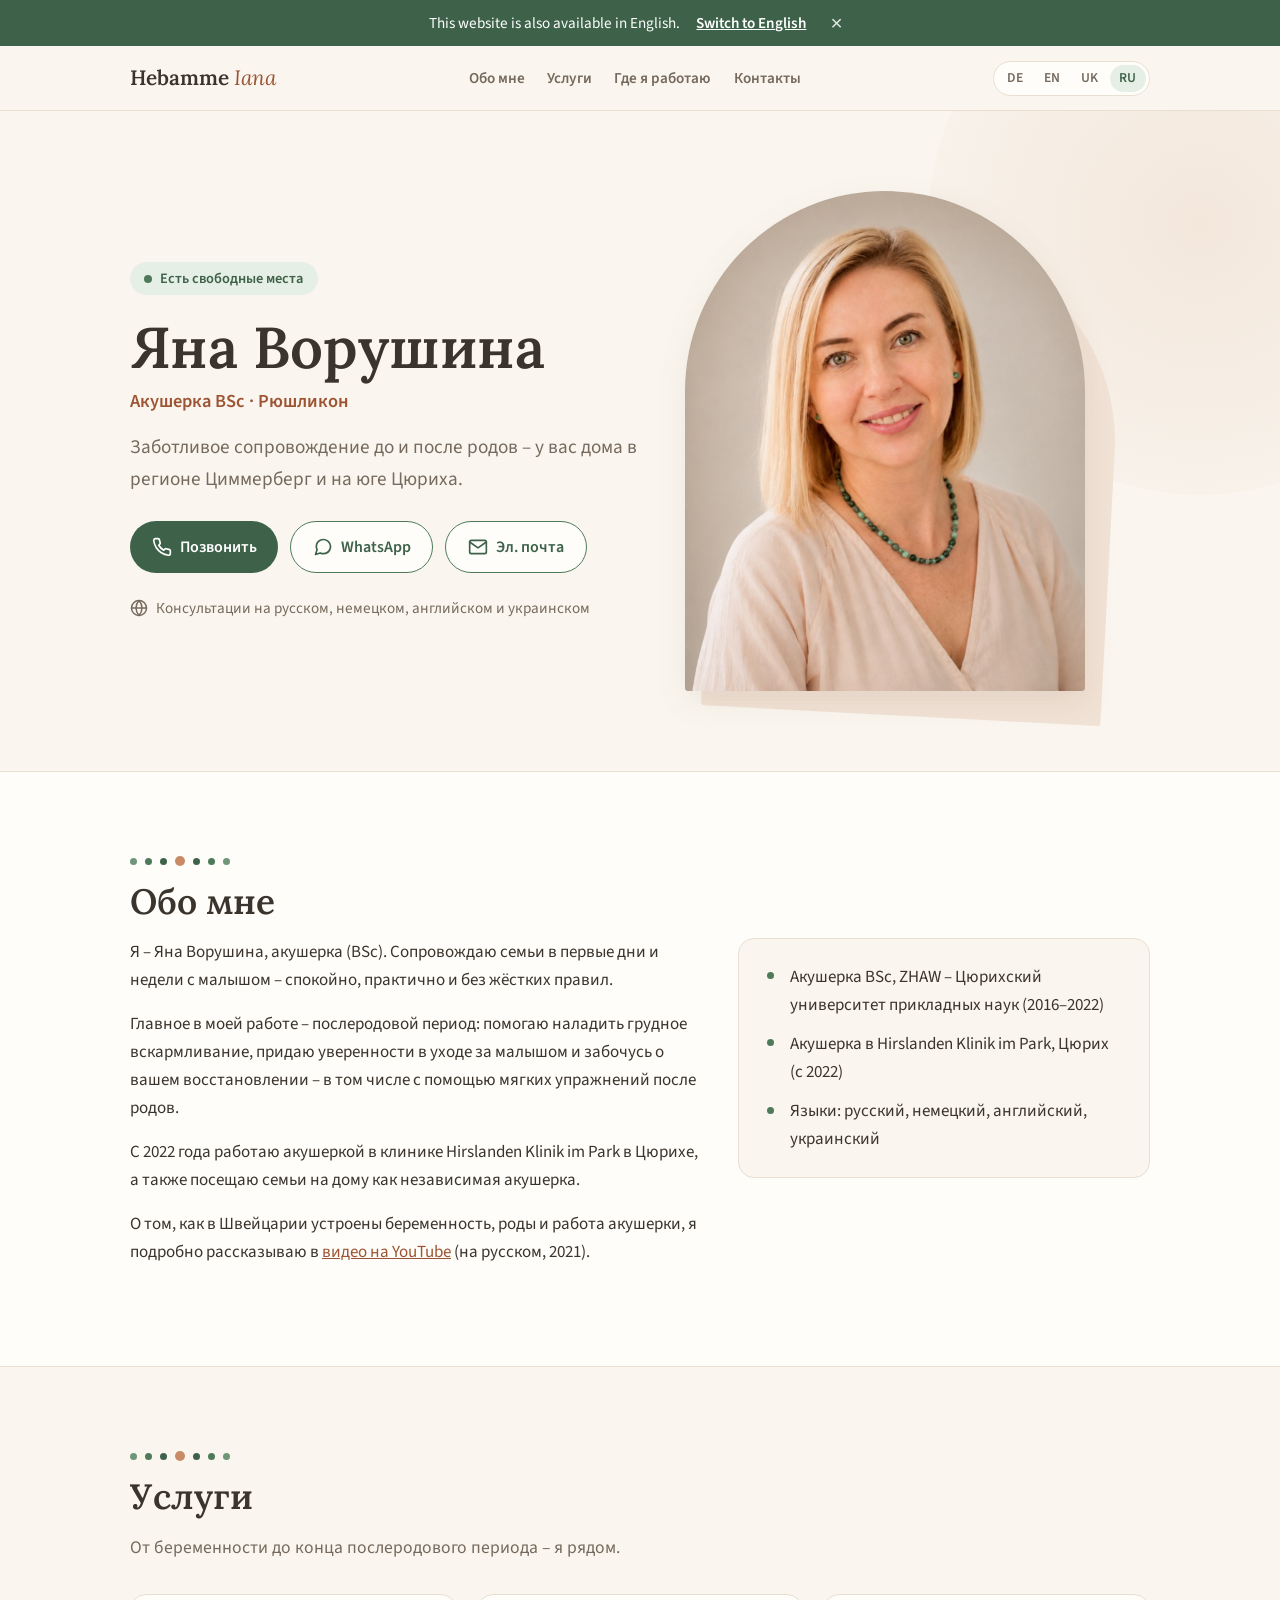
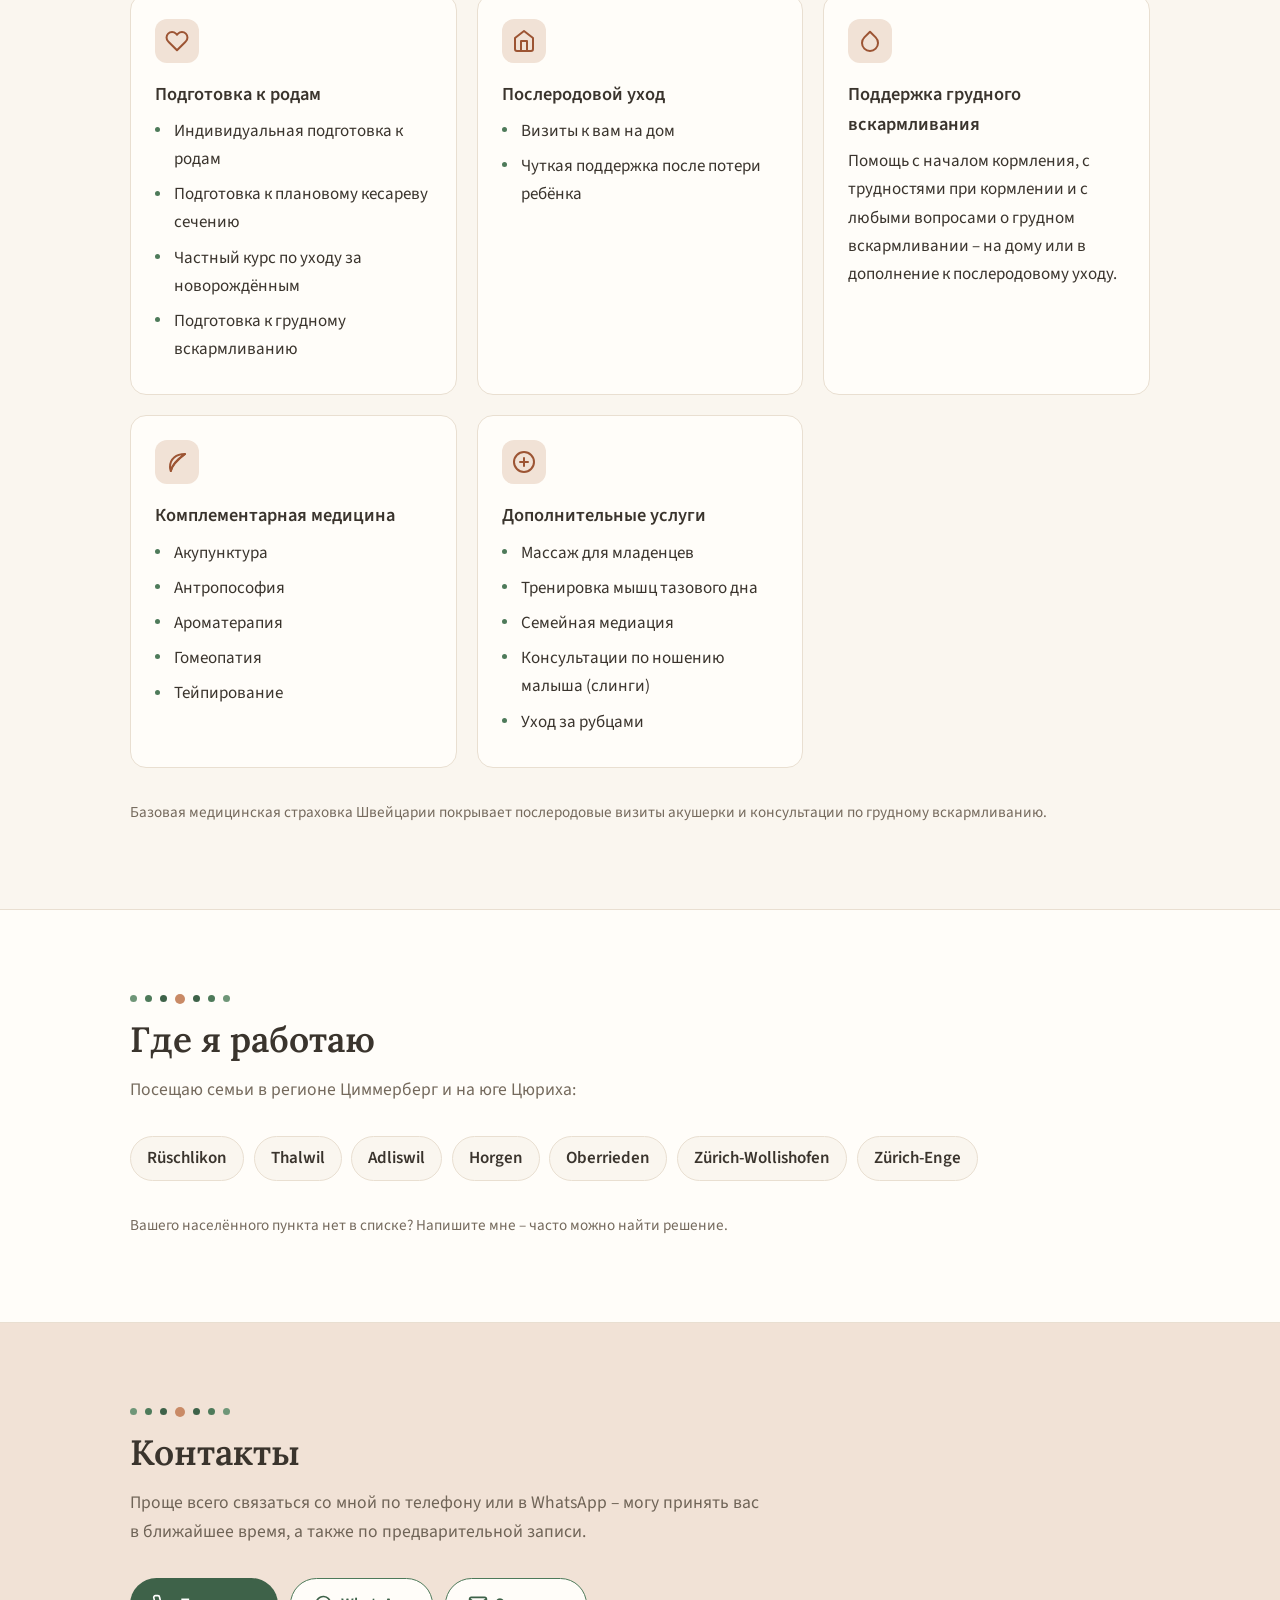
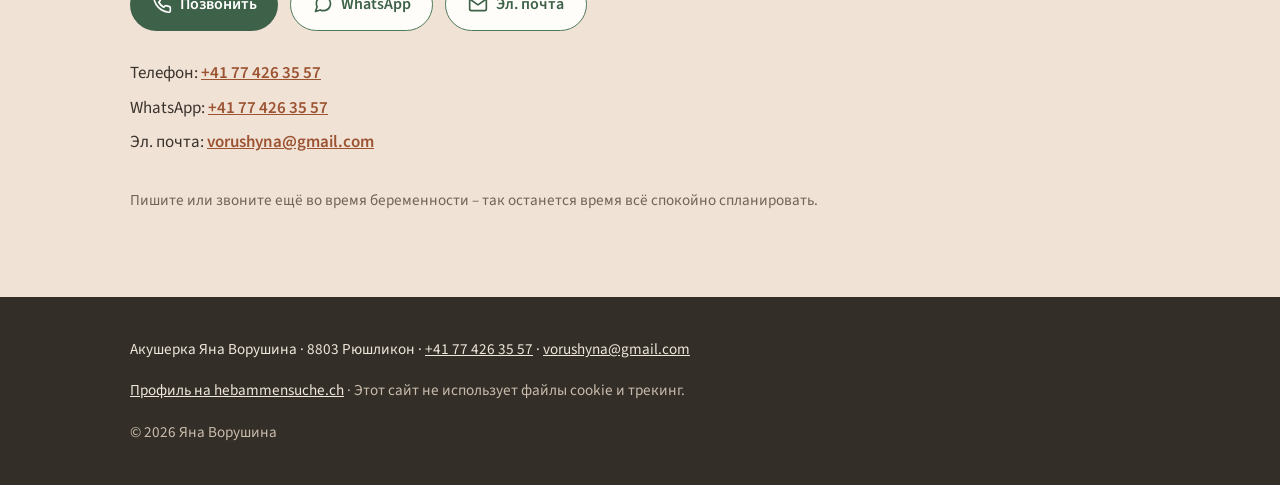
<file: ru/index.html>
<!doctype html>
<html lang="ru">
<head>
  <meta charset="utf-8">
  <meta name="viewport" content="width=device-width, initial-scale=1">
  <title>Акушерка Яна Ворушина – Рюшликон и регион Циммерберг</title>
  <meta name="description" content="Акушерка (BSc) в Рюшликоне: послеродовой уход на дому, поддержка грудного вскармливания и подготовка к родам в регионе Циммерберг и Цюрихе. Русскоговорящая акушерка.">
  <link rel="canonical" href="https://hebamme-iana.ch/ru/">
  <link rel="alternate" hreflang="de" href="https://hebamme-iana.ch/">
  <link rel="alternate" hreflang="en" href="https://hebamme-iana.ch/en/">
  <link rel="alternate" hreflang="uk" href="https://hebamme-iana.ch/uk/">
  <link rel="alternate" hreflang="ru" href="https://hebamme-iana.ch/ru/">
  <link rel="alternate" hreflang="x-default" href="https://hebamme-iana.ch/">
  <meta property="og:type" content="website">
  <meta property="og:title" content="Акушерка Яна Ворушина – Рюшликон и регион Циммерберг">
  <meta property="og:description" content="Послеродовой уход на дому, поддержка грудного вскармливания и подготовка к родам в регионе Циммерберг и Цюрихе.">
  <meta property="og:url" content="https://hebamme-iana.ch/ru/">
  <meta property="og:image" content="https://hebamme-iana.ch/img/iana-800.jpg">
  <meta property="og:locale" content="ru_RU">
  <meta name="theme-color" content="#FAF6EF">
  <link rel="icon" href="../img/favicon.svg" type="image/svg+xml">
  <link rel="apple-touch-icon" href="../img/apple-touch-icon.png">
  <link rel="preload" href="../fonts/lora-600.woff2" as="font" type="font/woff2" crossorigin>
  <link rel="preload" href="../fonts/source-sans-3-400.woff2" as="font" type="font/woff2" crossorigin>
  <link rel="preload" href="../fonts/source-sans-3-600.woff2" as="font" type="font/woff2" crossorigin>
  <link rel="preload" href="../fonts/lora-italic.woff2" as="font" type="font/woff2" crossorigin>
  <link rel="stylesheet" href="../css/style.css">
  <script src="../js/lang.js" defer></script>
  <script type="application/ld+json">
  {
    "@context": "https://schema.org",
    "@type": "Midwife",
    "@id": "https://hebamme-iana.ch/#midwife",
    "name": "Hebamme Iana Vorushyna",
    "image": "https://hebamme-iana.ch/img/iana-800.jpg",
    "url": "https://hebamme-iana.ch/",
    "telephone": "+41774263557",
    "email": "vorushyna@gmail.com",
    "address": {
      "@type": "PostalAddress",
      "postalCode": "8803",
      "addressLocality": "Rüschlikon",
      "addressRegion": "ZH",
      "addressCountry": "CH"
    },
    "areaServed": ["Rüschlikon", "Thalwil", "Adliswil", "Horgen", "Oberrieden", "Zürich Wollishofen", "Zürich Enge"],
    "knowsLanguage": ["de", "en", "uk", "ru"],
    "sameAs": ["https://www.hebammensuche.ch/suche/profil/?hebammenname=&plz=8803&sektionId=39&leistungen=&id=36807"]
  }
  </script>
</head>
<body>
  <a class="skip-link" href="#main">Перейти к содержимому</a>
  <header class="site-header">
    <div class="wrap header-inner">
      <a class="brand" href="#top">Hebamme <em>Iana</em></a>
      <nav class="site-nav" aria-label="Разделы">
        <a href="#about">Обо мне</a>
        <a href="#services">Услуги</a>
        <a href="#area">Где я работаю</a>
        <a href="#contact">Контакты</a>
      </nav>
      <nav class="lang-switcher" aria-label="Выбор языка">
        <a href="../" data-lang="de" lang="de" hreflang="de">DE</a>
        <a href="../en/" data-lang="en" lang="en" hreflang="en">EN</a>
        <a href="../uk/" data-lang="uk" lang="uk" hreflang="uk">UK</a>
        <a href="./" data-lang="ru" aria-current="page">RU</a>
      </nav>
    </div>
  </header>

  <main id="main">
    <section class="hero" id="top">
      <div class="wrap hero-grid">
        <div class="hero-text">
          <p class="badge"><span class="badge-dot" aria-hidden="true"></span>Есть свободные места</p>
          <h1>Яна Ворушина</h1>
          <p class="role">Акушерка BSc · Рюшликон</p>
          <p class="lead">Заботливое сопровождение до и после родов – у вас дома в регионе Циммерберг и на юге Цюриха.</p>
          <div class="cta-row">
            <a class="btn btn-primary" href="tel:+41774263557"><svg viewBox="0 0 24 24" width="20" height="20" fill="none" stroke="currentColor" stroke-width="2" stroke-linecap="round" stroke-linejoin="round" aria-hidden="true"><path d="M22 16.92v3a2 2 0 0 1-2.18 2 19.79 19.79 0 0 1-8.63-3.07 19.5 19.5 0 0 1-6-6A19.79 19.79 0 0 1 2.08 4.18 2 2 0 0 1 4.06 2h3a2 2 0 0 1 2 1.72 12.84 12.84 0 0 0 .7 2.81 2 2 0 0 1-.45 2.11L8.09 9.91a16 16 0 0 0 6 6l1.27-1.27a2 2 0 0 1 2.11-.45 12.84 12.84 0 0 0 2.81.7A2 2 0 0 1 22 16.92z"/></svg>Позвонить</a>
            <a class="btn btn-secondary" href="https://wa.me/41774263557"><svg viewBox="0 0 24 24" width="20" height="20" fill="none" stroke="currentColor" stroke-width="2" stroke-linecap="round" stroke-linejoin="round" aria-hidden="true"><path d="M21 11.5a8.38 8.38 0 0 1-.9 3.8 8.5 8.5 0 0 1-7.6 4.7 8.38 8.38 0 0 1-3.8-.9L3 21l1.9-5.7a8.38 8.38 0 0 1-.9-3.8 8.5 8.5 0 0 1 4.7-7.6 8.38 8.38 0 0 1 3.8-.9h.5a8.48 8.48 0 0 1 8 8v.5z"/></svg>WhatsApp</a>
            <a class="btn btn-secondary" href="mailto:vorushyna@gmail.com"><svg viewBox="0 0 24 24" width="20" height="20" fill="none" stroke="currentColor" stroke-width="2" stroke-linecap="round" stroke-linejoin="round" aria-hidden="true"><path d="M4 4h16c1.1 0 2 .9 2 2v12c0 1.1-.9 2-2 2H4c-1.1 0-2-.9-2-2V6c0-1.1.9-2 2-2z"/><path d="m22 6-10 7L2 6"/></svg>Эл. почта</a>
          </div>
          <p class="hero-langs"><svg viewBox="0 0 24 24" width="18" height="18" fill="none" stroke="currentColor" stroke-width="2" stroke-linecap="round" stroke-linejoin="round" aria-hidden="true"><circle cx="12" cy="12" r="10"/><path d="M2 12h20"/><path d="M12 2a15.3 15.3 0 0 1 4 10 15.3 15.3 0 0 1-4 10 15.3 15.3 0 0 1-4-10 15.3 15.3 0 0 1 4-10z"/></svg>Консультации на русском, немецком, английском и украинском</p>
        </div>
        <div class="hero-photo">
          <img src="../img/iana-800.jpg" srcset="../img/iana-480.jpg 384w, ../img/iana-800.jpg 640w" sizes="(min-width: 900px) 400px, 82vw" width="640" height="800" alt="Портрет акушерки Яны Ворушиной" fetchpriority="high">
        </div>
      </div>
    </section>

    <section class="section section-paper" id="about">
      <div class="wrap">
        <div class="beads" aria-hidden="true"><i></i><i></i><i></i><i></i><i></i><i></i><i></i></div>
        <h2>Обо мне</h2>
        <div class="about-grid">
          <div class="about-text">
            <p>Я – Яна Ворушина, акушерка (BSc). Сопровождаю семьи в первые дни и недели с малышом – спокойно, практично и без жёстких правил.</p>
            <p>Главное в моей работе – послеродовой период: помогаю наладить грудное вскармливание, придаю уверенности в уходе за малышом и забочусь о вашем восстановлении – в том числе с помощью мягких упражнений после родов.</p>
            <p>С 2022 года работаю акушеркой в клинике Hirslanden Klinik im Park в Цюрихе, а также посещаю семьи на дому как независимая акушерка.</p>
            <p>О том, как в Швейцарии устроены беременность, роды и работа акушерки, я подробно рассказываю в <a href="https://www.youtube.com/watch?v=cAelyzbRrAo" target="_blank" rel="noopener">видео на YouTube</a> (на русском, 2021).</p>
          </div>
          <ul class="facts">
            <li>Акушерка BSc, ZHAW – Цюрихский университет прикладных наук (2016–2022)</li>
            <li>Акушерка в Hirslanden Klinik im Park, Цюрих (с 2022)</li>
            <li>Языки: русский, немецкий, английский, украинский</li>
          </ul>
        </div>
      </div>
    </section>

    <section class="section" id="services">
      <div class="wrap">
        <div class="beads" aria-hidden="true"><i></i><i></i><i></i><i></i><i></i><i></i><i></i></div>
        <h2>Услуги</h2>
        <p class="section-intro">От беременности до конца послеродового периода – я рядом.</p>
        <div class="cards">
          <article class="card">
            <div class="card-icon"><svg viewBox="0 0 24 24" width="24" height="24" fill="none" stroke="currentColor" stroke-width="2" stroke-linecap="round" stroke-linejoin="round" aria-hidden="true"><path d="M20.84 4.61a5.5 5.5 0 0 0-7.78 0L12 5.67l-1.06-1.06a5.5 5.5 0 0 0-7.78 7.78l1.06 1.06L12 21.23l7.78-7.78 1.06-1.06a5.5 5.5 0 0 0 0-7.78z"/></svg></div>
            <h3>Подготовка к родам</h3>
            <ul>
              <li>Индивидуальная подготовка к родам</li>
              <li>Подготовка к плановому кесареву сечению</li>
              <li>Частный курс по уходу за новорождённым</li>
              <li>Подготовка к грудному вскармливанию</li>
            </ul>
          </article>
          <article class="card">
            <div class="card-icon"><svg viewBox="0 0 24 24" width="24" height="24" fill="none" stroke="currentColor" stroke-width="2" stroke-linecap="round" stroke-linejoin="round" aria-hidden="true"><path d="m3 9 9-7 9 7v11a2 2 0 0 1-2 2H5a2 2 0 0 1-2-2z"/><path d="M9 22V12h6v10"/></svg></div>
            <h3>Послеродовой уход</h3>
            <ul>
              <li>Визиты к вам на дом</li>
              <li>Чуткая поддержка после потери ребёнка</li>
            </ul>
          </article>
          <article class="card">
            <div class="card-icon"><svg viewBox="0 0 24 24" width="24" height="24" fill="none" stroke="currentColor" stroke-width="2" stroke-linecap="round" stroke-linejoin="round" aria-hidden="true"><path d="m12 2.69 5.66 5.66a8 8 0 1 1-11.31 0z"/></svg></div>
            <h3>Поддержка грудного вскармливания</h3>
            <p>Помощь с началом кормления, с трудностями при кормлении и с любыми вопросами о грудном вскармливании – на дому или в дополнение к послеродовому уходу.</p>
          </article>
          <article class="card">
            <div class="card-icon"><svg viewBox="0 0 24 24" width="24" height="24" fill="none" stroke="currentColor" stroke-width="2" stroke-linecap="round" stroke-linejoin="round" aria-hidden="true"><path d="M20 4c-9 0-15 5-15 13 0 1.5.3 2.7.8 4C7 15 11 10 20 4z"/><path d="M5.8 21C7 16 11 11 20 4"/></svg></div>
            <h3>Комплементарная медицина</h3>
            <ul>
              <li>Акупунктура</li>
              <li>Антропософия</li>
              <li>Ароматерапия</li>
              <li>Гомеопатия</li>
              <li>Тейпирование</li>
            </ul>
          </article>
          <article class="card">
            <div class="card-icon"><svg viewBox="0 0 24 24" width="24" height="24" fill="none" stroke="currentColor" stroke-width="2" stroke-linecap="round" stroke-linejoin="round" aria-hidden="true"><circle cx="12" cy="12" r="10"/><path d="M12 8v8"/><path d="M8 12h8"/></svg></div>
            <h3>Дополнительные услуги</h3>
            <ul>
              <li>Массаж для младенцев</li>
              <li>Тренировка мышц тазового дна</li>
              <li>Семейная медиация</li>
              <li>Консультации по ношению малыша (слинги)</li>
              <li>Уход за рубцами</li>
            </ul>
          </article>
        </div>
        <p class="note">Базовая медицинская страховка Швейцарии покрывает послеродовые визиты акушерки и консультации по грудному вскармливанию.</p>
      </div>
    </section>

    <section class="section section-paper" id="area">
      <div class="wrap">
        <div class="beads" aria-hidden="true"><i></i><i></i><i></i><i></i><i></i><i></i><i></i></div>
        <h2>Где я работаю</h2>
        <p class="section-intro">Посещаю семьи в регионе Циммерберг и на юге Цюриха:</p>
        <ul class="chips">
          <li>Rüschlikon</li>
          <li>Thalwil</li>
          <li>Adliswil</li>
          <li>Horgen</li>
          <li>Oberrieden</li>
          <li>Zürich-Wollishofen</li>
          <li>Zürich-Enge</li>
        </ul>
        <p class="note">Вашего населённого пункта нет в списке? Напишите мне – часто можно найти решение.</p>
      </div>
    </section>

    <section class="section section-contact" id="contact">
      <div class="wrap">
        <div class="beads" aria-hidden="true"><i></i><i></i><i></i><i></i><i></i><i></i><i></i></div>
        <h2>Контакты</h2>
        <p class="section-intro">Проще всего связаться со мной по телефону или в WhatsApp – могу принять вас в ближайшее время, а также по предварительной записи.</p>
        <div class="cta-row">
          <a class="btn btn-primary" href="tel:+41774263557"><svg viewBox="0 0 24 24" width="20" height="20" fill="none" stroke="currentColor" stroke-width="2" stroke-linecap="round" stroke-linejoin="round" aria-hidden="true"><path d="M22 16.92v3a2 2 0 0 1-2.18 2 19.79 19.79 0 0 1-8.63-3.07 19.5 19.5 0 0 1-6-6A19.79 19.79 0 0 1 2.08 4.18 2 2 0 0 1 4.06 2h3a2 2 0 0 1 2 1.72 12.84 12.84 0 0 0 .7 2.81 2 2 0 0 1-.45 2.11L8.09 9.91a16 16 0 0 0 6 6l1.27-1.27a2 2 0 0 1 2.11-.45 12.84 12.84 0 0 0 2.81.7A2 2 0 0 1 22 16.92z"/></svg>Позвонить</a>
          <a class="btn btn-secondary" href="https://wa.me/41774263557"><svg viewBox="0 0 24 24" width="20" height="20" fill="none" stroke="currentColor" stroke-width="2" stroke-linecap="round" stroke-linejoin="round" aria-hidden="true"><path d="M21 11.5a8.38 8.38 0 0 1-.9 3.8 8.5 8.5 0 0 1-7.6 4.7 8.38 8.38 0 0 1-3.8-.9L3 21l1.9-5.7a8.38 8.38 0 0 1-.9-3.8 8.5 8.5 0 0 1 4.7-7.6 8.38 8.38 0 0 1 3.8-.9h.5a8.48 8.48 0 0 1 8 8v.5z"/></svg>WhatsApp</a>
          <a class="btn btn-secondary" href="mailto:vorushyna@gmail.com"><svg viewBox="0 0 24 24" width="20" height="20" fill="none" stroke="currentColor" stroke-width="2" stroke-linecap="round" stroke-linejoin="round" aria-hidden="true"><path d="M4 4h16c1.1 0 2 .9 2 2v12c0 1.1-.9 2-2 2H4c-1.1 0-2-.9-2-2V6c0-1.1.9-2 2-2z"/><path d="m22 6-10 7L2 6"/></svg>Эл. почта</a>
        </div>
        <ul class="contact-list">
          <li>Телефон: <a href="tel:+41774263557">+41&nbsp;77&nbsp;426&nbsp;35&nbsp;57</a></li>
          <li>WhatsApp: <a href="https://wa.me/41774263557">+41&nbsp;77&nbsp;426&nbsp;35&nbsp;57</a></li>
          <li>Эл. почта: <a href="mailto:vorushyna@gmail.com">vorushyna@gmail.com</a></li>
        </ul>
        <p class="note">Пишите или звоните ещё во время беременности – так останется время всё спокойно спланировать.</p>
      </div>
    </section>
  </main>

  <footer class="site-footer">
    <div class="wrap">
      <p class="footer-id">Акушерка Яна Ворушина · 8803 Рюшликон · <a href="tel:+41774263557">+41&nbsp;77&nbsp;426&nbsp;35&nbsp;57</a> · <a href="mailto:vorushyna@gmail.com">vorushyna@gmail.com</a></p>
      <p class="footer-meta"><a href="https://www.hebammensuche.ch/suche/profil/?hebammenname=&amp;plz=8803&amp;sektionId=39&amp;leistungen=&amp;id=36807" target="_blank" rel="noopener">Профиль на hebammensuche.ch</a> · Этот сайт не использует файлы cookie и трекинг.</p>
      <p class="footer-copy">© 2026 Яна Ворушина</p>
    </div>
  </footer>
</body>
</html>
</file>
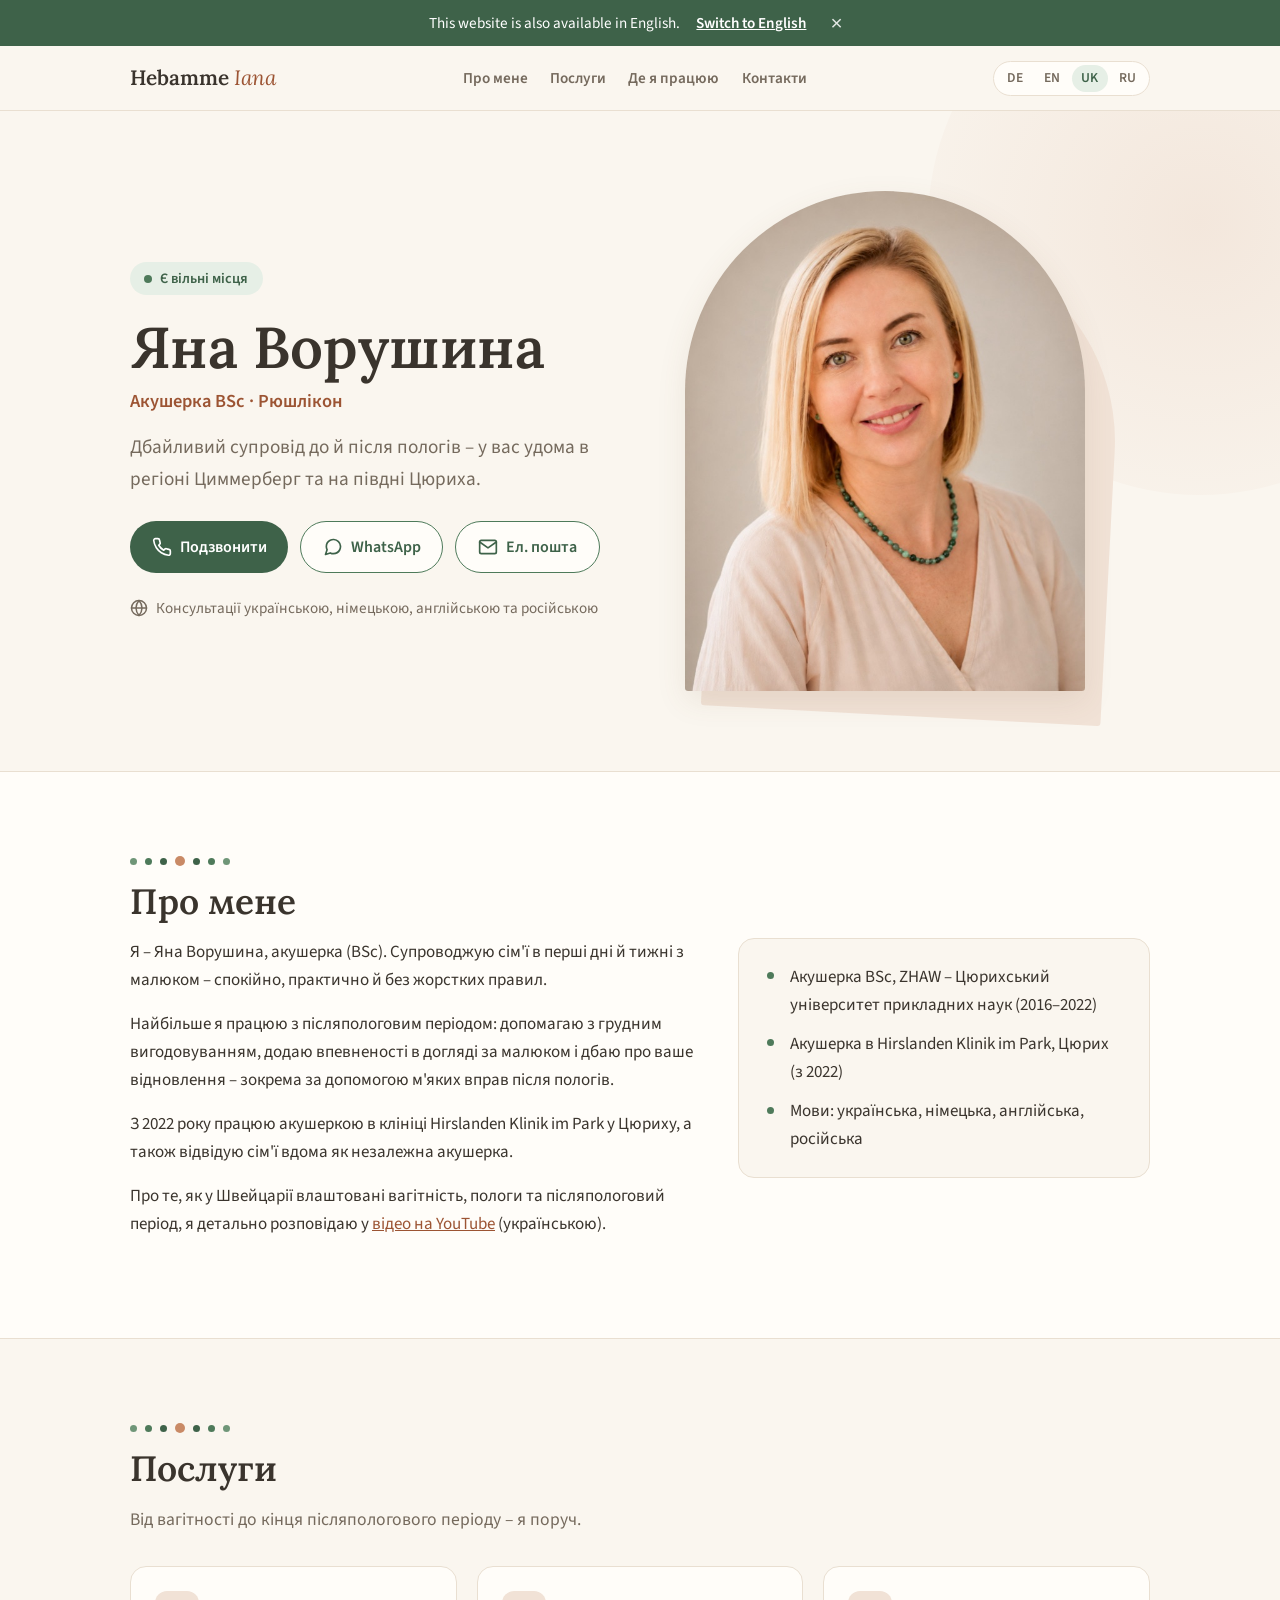
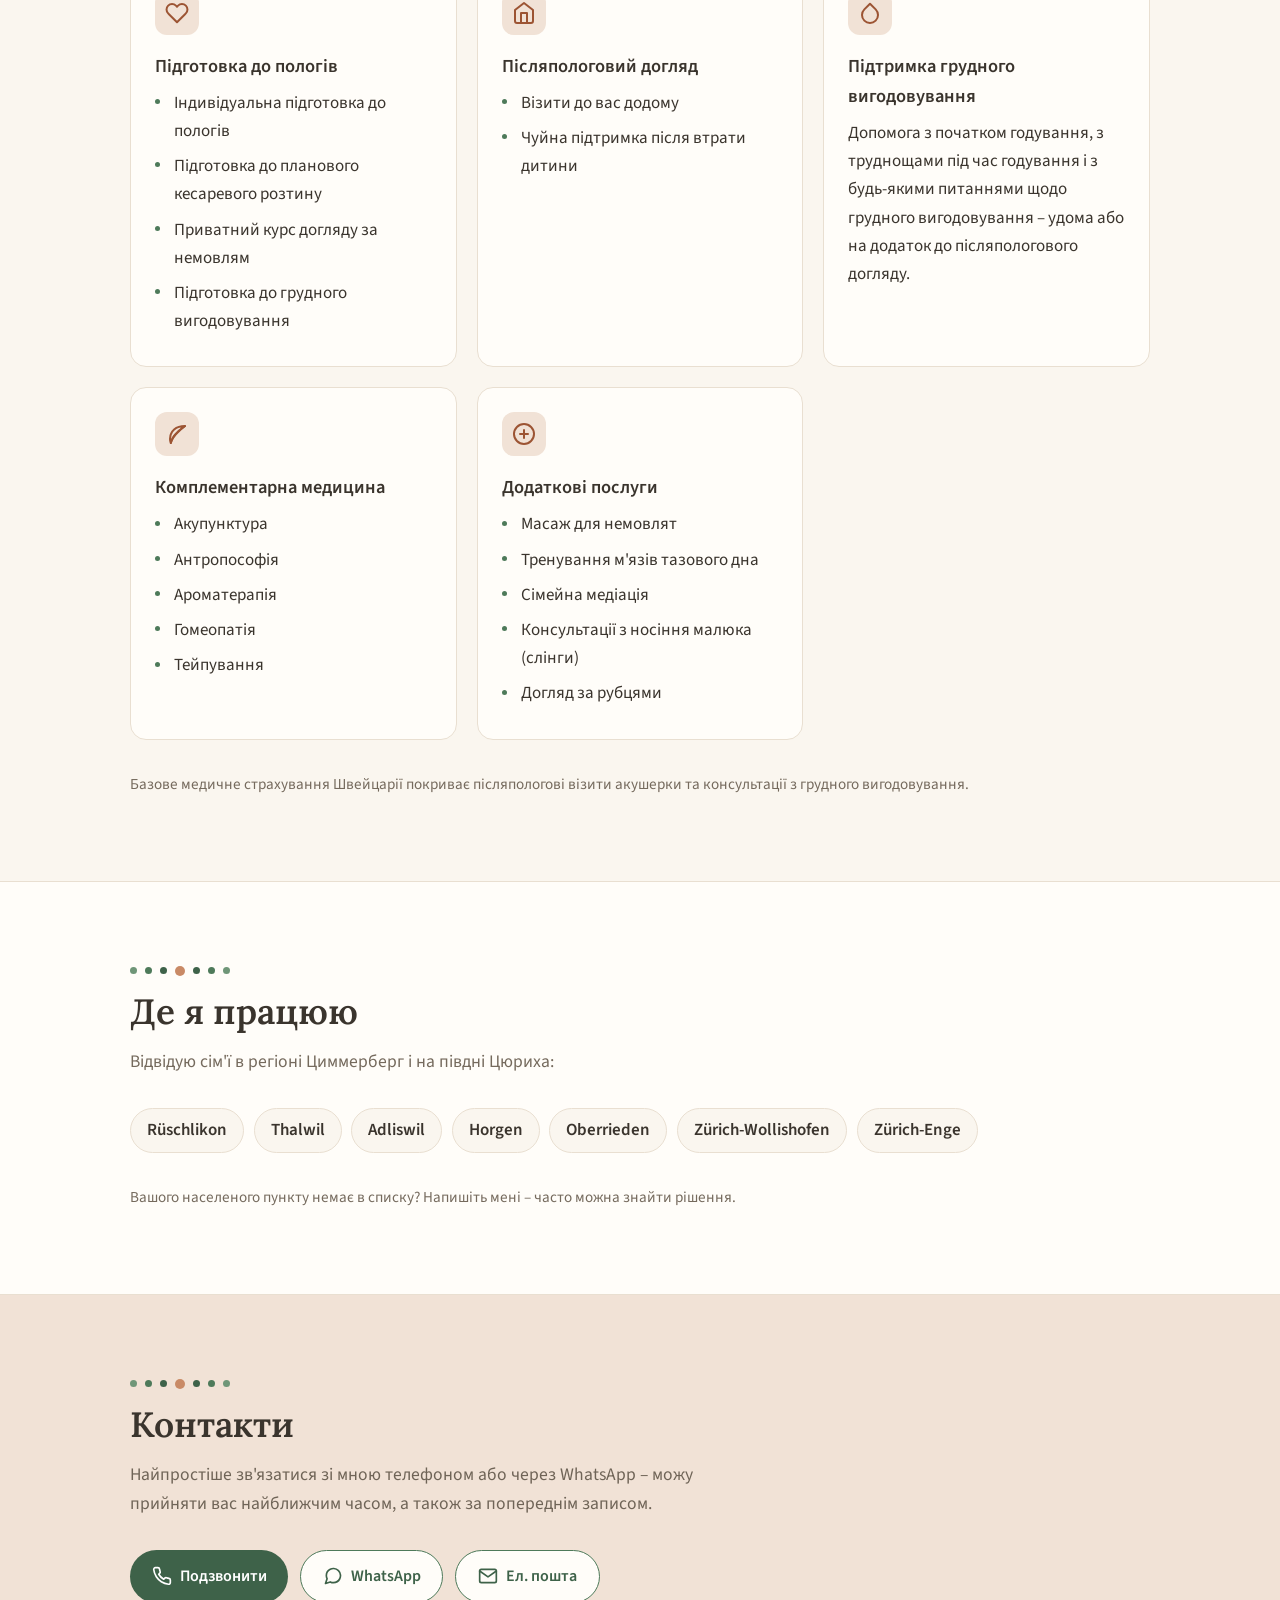
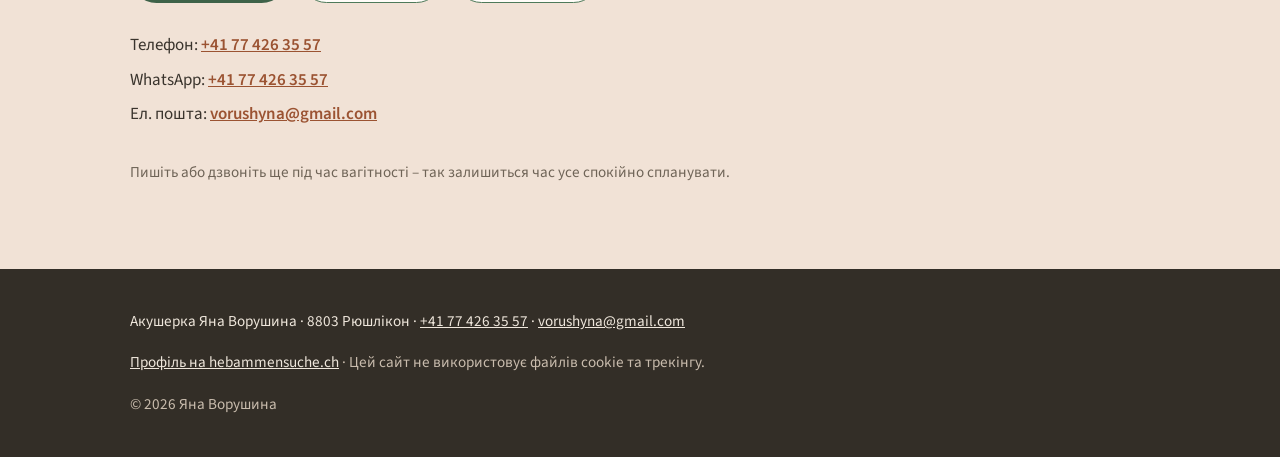
<file: uk/index.html>
<!doctype html>
<html lang="uk">
<head>
  <meta charset="utf-8">
  <meta name="viewport" content="width=device-width, initial-scale=1">
  <title>Акушерка Яна Ворушина – Рюшлікон і регіон Циммерберг</title>
  <meta name="description" content="Акушерка (BSc) у Рюшліконі: післяпологовий догляд удома, підтримка грудного вигодовування та підготовка до пологів у регіоні Циммерберг і Цюриху. Україномовна акушерка.">
  <link rel="canonical" href="https://hebamme-iana.ch/uk/">
  <link rel="alternate" hreflang="de" href="https://hebamme-iana.ch/">
  <link rel="alternate" hreflang="en" href="https://hebamme-iana.ch/en/">
  <link rel="alternate" hreflang="uk" href="https://hebamme-iana.ch/uk/">
  <link rel="alternate" hreflang="ru" href="https://hebamme-iana.ch/ru/">
  <link rel="alternate" hreflang="x-default" href="https://hebamme-iana.ch/">
  <meta property="og:type" content="website">
  <meta property="og:title" content="Акушерка Яна Ворушина – Рюшлікон і регіон Циммерберг">
  <meta property="og:description" content="Післяпологовий догляд удома, підтримка грудного вигодовування та підготовка до пологів у регіоні Циммерберг і Цюриху.">
  <meta property="og:url" content="https://hebamme-iana.ch/uk/">
  <meta property="og:image" content="https://hebamme-iana.ch/img/iana-800.jpg">
  <meta property="og:locale" content="uk_UA">
  <meta name="theme-color" content="#FAF6EF">
  <link rel="icon" href="../img/favicon.svg" type="image/svg+xml">
  <link rel="apple-touch-icon" href="../img/apple-touch-icon.png">
  <link rel="preload" href="../fonts/lora-600.woff2" as="font" type="font/woff2" crossorigin>
  <link rel="preload" href="../fonts/source-sans-3-400.woff2" as="font" type="font/woff2" crossorigin>
  <link rel="preload" href="../fonts/source-sans-3-600.woff2" as="font" type="font/woff2" crossorigin>
  <link rel="preload" href="../fonts/lora-italic.woff2" as="font" type="font/woff2" crossorigin>
  <link rel="stylesheet" href="../css/style.css">
  <script src="../js/lang.js" defer></script>
  <script type="application/ld+json">
  {
    "@context": "https://schema.org",
    "@type": "Midwife",
    "@id": "https://hebamme-iana.ch/#midwife",
    "name": "Hebamme Iana Vorushyna",
    "image": "https://hebamme-iana.ch/img/iana-800.jpg",
    "url": "https://hebamme-iana.ch/",
    "telephone": "+41774263557",
    "email": "vorushyna@gmail.com",
    "address": {
      "@type": "PostalAddress",
      "postalCode": "8803",
      "addressLocality": "Rüschlikon",
      "addressRegion": "ZH",
      "addressCountry": "CH"
    },
    "areaServed": ["Rüschlikon", "Thalwil", "Adliswil", "Horgen", "Oberrieden", "Zürich Wollishofen", "Zürich Enge"],
    "knowsLanguage": ["de", "en", "uk", "ru"],
    "sameAs": ["https://www.hebammensuche.ch/suche/profil/?hebammenname=&plz=8803&sektionId=39&leistungen=&id=36807"]
  }
  </script>
</head>
<body>
  <a class="skip-link" href="#main">Перейти до вмісту</a>
  <header class="site-header">
    <div class="wrap header-inner">
      <a class="brand" href="#top">Hebamme <em>Iana</em></a>
      <nav class="site-nav" aria-label="Розділи">
        <a href="#about">Про мене</a>
        <a href="#services">Послуги</a>
        <a href="#area">Де я працюю</a>
        <a href="#contact">Контакти</a>
      </nav>
      <nav class="lang-switcher" aria-label="Вибір мови">
        <a href="../" data-lang="de" lang="de" hreflang="de">DE</a>
        <a href="../en/" data-lang="en" lang="en" hreflang="en">EN</a>
        <a href="./" data-lang="uk" aria-current="page">UK</a>
        <a href="../ru/" data-lang="ru" lang="ru" hreflang="ru">RU</a>
      </nav>
    </div>
  </header>

  <main id="main">
    <section class="hero" id="top">
      <div class="wrap hero-grid">
        <div class="hero-text">
          <p class="badge"><span class="badge-dot" aria-hidden="true"></span>Є вільні місця</p>
          <h1>Яна Ворушина</h1>
          <p class="role">Акушерка BSc · Рюшлікон</p>
          <p class="lead">Дбайливий супровід до й після пологів – у вас удома в регіоні Циммерберг та на півдні Цюриха.</p>
          <div class="cta-row">
            <a class="btn btn-primary" href="tel:+41774263557"><svg viewBox="0 0 24 24" width="20" height="20" fill="none" stroke="currentColor" stroke-width="2" stroke-linecap="round" stroke-linejoin="round" aria-hidden="true"><path d="M22 16.92v3a2 2 0 0 1-2.18 2 19.79 19.79 0 0 1-8.63-3.07 19.5 19.5 0 0 1-6-6A19.79 19.79 0 0 1 2.08 4.18 2 2 0 0 1 4.06 2h3a2 2 0 0 1 2 1.72 12.84 12.84 0 0 0 .7 2.81 2 2 0 0 1-.45 2.11L8.09 9.91a16 16 0 0 0 6 6l1.27-1.27a2 2 0 0 1 2.11-.45 12.84 12.84 0 0 0 2.81.7A2 2 0 0 1 22 16.92z"/></svg>Подзвонити</a>
            <a class="btn btn-secondary" href="https://wa.me/41774263557"><svg viewBox="0 0 24 24" width="20" height="20" fill="none" stroke="currentColor" stroke-width="2" stroke-linecap="round" stroke-linejoin="round" aria-hidden="true"><path d="M21 11.5a8.38 8.38 0 0 1-.9 3.8 8.5 8.5 0 0 1-7.6 4.7 8.38 8.38 0 0 1-3.8-.9L3 21l1.9-5.7a8.38 8.38 0 0 1-.9-3.8 8.5 8.5 0 0 1 4.7-7.6 8.38 8.38 0 0 1 3.8-.9h.5a8.48 8.48 0 0 1 8 8v.5z"/></svg>WhatsApp</a>
            <a class="btn btn-secondary" href="mailto:vorushyna@gmail.com"><svg viewBox="0 0 24 24" width="20" height="20" fill="none" stroke="currentColor" stroke-width="2" stroke-linecap="round" stroke-linejoin="round" aria-hidden="true"><path d="M4 4h16c1.1 0 2 .9 2 2v12c0 1.1-.9 2-2 2H4c-1.1 0-2-.9-2-2V6c0-1.1.9-2 2-2z"/><path d="m22 6-10 7L2 6"/></svg>Ел. пошта</a>
          </div>
          <p class="hero-langs"><svg viewBox="0 0 24 24" width="18" height="18" fill="none" stroke="currentColor" stroke-width="2" stroke-linecap="round" stroke-linejoin="round" aria-hidden="true"><circle cx="12" cy="12" r="10"/><path d="M2 12h20"/><path d="M12 2a15.3 15.3 0 0 1 4 10 15.3 15.3 0 0 1-4 10 15.3 15.3 0 0 1-4-10 15.3 15.3 0 0 1 4-10z"/></svg>Консультації українською, німецькою, англійською та російською</p>
        </div>
        <div class="hero-photo">
          <img src="../img/iana-800.jpg" srcset="../img/iana-480.jpg 384w, ../img/iana-800.jpg 640w" sizes="(min-width: 900px) 400px, 82vw" width="640" height="800" alt="Портрет акушерки Яни Ворушиної" fetchpriority="high">
        </div>
      </div>
    </section>

    <section class="section section-paper" id="about">
      <div class="wrap">
        <div class="beads" aria-hidden="true"><i></i><i></i><i></i><i></i><i></i><i></i><i></i></div>
        <h2>Про мене</h2>
        <div class="about-grid">
          <div class="about-text">
            <p>Я – Яна Ворушина, акушерка (BSc). Супроводжую сім'ї в перші дні й тижні з малюком – спокійно, практично й без жорстких правил.</p>
            <p>Найбільше я працюю з післяпологовим періодом: допомагаю з грудним вигодовуванням, додаю впевненості в догляді за малюком і дбаю про ваше відновлення – зокрема за допомогою м'яких вправ після пологів.</p>
            <p>З 2022 року працюю акушеркою в клініці Hirslanden Klinik im Park у Цюриху, а також відвідую сім'ї вдома як незалежна акушерка.</p>
            <p>Про те, як у Швейцарії влаштовані вагітність, пологи та післяпологовий період, я детально розповідаю у <a href="https://www.youtube.com/watch?v=xDASPfCo3xY" target="_blank" rel="noopener">відео на YouTube</a> (українською).</p>
          </div>
          <ul class="facts">
            <li>Акушерка BSc, ZHAW – Цюрихський університет прикладних наук (2016–2022)</li>
            <li>Акушерка в Hirslanden Klinik im Park, Цюрих (з 2022)</li>
            <li>Мови: українська, німецька, англійська, російська</li>
          </ul>
        </div>
      </div>
    </section>

    <section class="section" id="services">
      <div class="wrap">
        <div class="beads" aria-hidden="true"><i></i><i></i><i></i><i></i><i></i><i></i><i></i></div>
        <h2>Послуги</h2>
        <p class="section-intro">Від вагітності до кінця післяпологового періоду – я поруч.</p>
        <div class="cards">
          <article class="card">
            <div class="card-icon"><svg viewBox="0 0 24 24" width="24" height="24" fill="none" stroke="currentColor" stroke-width="2" stroke-linecap="round" stroke-linejoin="round" aria-hidden="true"><path d="M20.84 4.61a5.5 5.5 0 0 0-7.78 0L12 5.67l-1.06-1.06a5.5 5.5 0 0 0-7.78 7.78l1.06 1.06L12 21.23l7.78-7.78 1.06-1.06a5.5 5.5 0 0 0 0-7.78z"/></svg></div>
            <h3>Підготовка до пологів</h3>
            <ul>
              <li>Індивідуальна підготовка до пологів</li>
              <li>Підготовка до планового кесаревого розтину</li>
              <li>Приватний курс догляду за немовлям</li>
              <li>Підготовка до грудного вигодовування</li>
            </ul>
          </article>
          <article class="card">
            <div class="card-icon"><svg viewBox="0 0 24 24" width="24" height="24" fill="none" stroke="currentColor" stroke-width="2" stroke-linecap="round" stroke-linejoin="round" aria-hidden="true"><path d="m3 9 9-7 9 7v11a2 2 0 0 1-2 2H5a2 2 0 0 1-2-2z"/><path d="M9 22V12h6v10"/></svg></div>
            <h3>Післяпологовий догляд</h3>
            <ul>
              <li>Візити до вас додому</li>
              <li>Чуйна підтримка після втрати дитини</li>
            </ul>
          </article>
          <article class="card">
            <div class="card-icon"><svg viewBox="0 0 24 24" width="24" height="24" fill="none" stroke="currentColor" stroke-width="2" stroke-linecap="round" stroke-linejoin="round" aria-hidden="true"><path d="m12 2.69 5.66 5.66a8 8 0 1 1-11.31 0z"/></svg></div>
            <h3>Підтримка грудного вигодовування</h3>
            <p>Допомога з початком годування, з труднощами під час годування і з будь-якими питаннями щодо грудного вигодовування – удома або на додаток до післяпологового догляду.</p>
          </article>
          <article class="card">
            <div class="card-icon"><svg viewBox="0 0 24 24" width="24" height="24" fill="none" stroke="currentColor" stroke-width="2" stroke-linecap="round" stroke-linejoin="round" aria-hidden="true"><path d="M20 4c-9 0-15 5-15 13 0 1.5.3 2.7.8 4C7 15 11 10 20 4z"/><path d="M5.8 21C7 16 11 11 20 4"/></svg></div>
            <h3>Комплементарна медицина</h3>
            <ul>
              <li>Акупунктура</li>
              <li>Антропософія</li>
              <li>Ароматерапія</li>
              <li>Гомеопатія</li>
              <li>Тейпування</li>
            </ul>
          </article>
          <article class="card">
            <div class="card-icon"><svg viewBox="0 0 24 24" width="24" height="24" fill="none" stroke="currentColor" stroke-width="2" stroke-linecap="round" stroke-linejoin="round" aria-hidden="true"><circle cx="12" cy="12" r="10"/><path d="M12 8v8"/><path d="M8 12h8"/></svg></div>
            <h3>Додаткові послуги</h3>
            <ul>
              <li>Масаж для немовлят</li>
              <li>Тренування м'язів тазового дна</li>
              <li>Сімейна медіація</li>
              <li>Консультації з носіння малюка (слінги)</li>
              <li>Догляд за рубцями</li>
            </ul>
          </article>
        </div>
        <p class="note">Базове медичне страхування Швейцарії покриває післяпологові візити акушерки та консультації з грудного вигодовування.</p>
      </div>
    </section>

    <section class="section section-paper" id="area">
      <div class="wrap">
        <div class="beads" aria-hidden="true"><i></i><i></i><i></i><i></i><i></i><i></i><i></i></div>
        <h2>Де я працюю</h2>
        <p class="section-intro">Відвідую сім'ї в регіоні Циммерберг і на півдні Цюриха:</p>
        <ul class="chips">
          <li>Rüschlikon</li>
          <li>Thalwil</li>
          <li>Adliswil</li>
          <li>Horgen</li>
          <li>Oberrieden</li>
          <li>Zürich-Wollishofen</li>
          <li>Zürich-Enge</li>
        </ul>
        <p class="note">Вашого населеного пункту немає в списку? Напишіть мені – часто можна знайти рішення.</p>
      </div>
    </section>

    <section class="section section-contact" id="contact">
      <div class="wrap">
        <div class="beads" aria-hidden="true"><i></i><i></i><i></i><i></i><i></i><i></i><i></i></div>
        <h2>Контакти</h2>
        <p class="section-intro">Найпростіше зв'язатися зі мною телефоном або через WhatsApp – можу прийняти вас найближчим часом, а також за попереднім записом.</p>
        <div class="cta-row">
          <a class="btn btn-primary" href="tel:+41774263557"><svg viewBox="0 0 24 24" width="20" height="20" fill="none" stroke="currentColor" stroke-width="2" stroke-linecap="round" stroke-linejoin="round" aria-hidden="true"><path d="M22 16.92v3a2 2 0 0 1-2.18 2 19.79 19.79 0 0 1-8.63-3.07 19.5 19.5 0 0 1-6-6A19.79 19.79 0 0 1 2.08 4.18 2 2 0 0 1 4.06 2h3a2 2 0 0 1 2 1.72 12.84 12.84 0 0 0 .7 2.81 2 2 0 0 1-.45 2.11L8.09 9.91a16 16 0 0 0 6 6l1.27-1.27a2 2 0 0 1 2.11-.45 12.84 12.84 0 0 0 2.81.7A2 2 0 0 1 22 16.92z"/></svg>Подзвонити</a>
          <a class="btn btn-secondary" href="https://wa.me/41774263557"><svg viewBox="0 0 24 24" width="20" height="20" fill="none" stroke="currentColor" stroke-width="2" stroke-linecap="round" stroke-linejoin="round" aria-hidden="true"><path d="M21 11.5a8.38 8.38 0 0 1-.9 3.8 8.5 8.5 0 0 1-7.6 4.7 8.38 8.38 0 0 1-3.8-.9L3 21l1.9-5.7a8.38 8.38 0 0 1-.9-3.8 8.5 8.5 0 0 1 4.7-7.6 8.38 8.38 0 0 1 3.8-.9h.5a8.48 8.48 0 0 1 8 8v.5z"/></svg>WhatsApp</a>
          <a class="btn btn-secondary" href="mailto:vorushyna@gmail.com"><svg viewBox="0 0 24 24" width="20" height="20" fill="none" stroke="currentColor" stroke-width="2" stroke-linecap="round" stroke-linejoin="round" aria-hidden="true"><path d="M4 4h16c1.1 0 2 .9 2 2v12c0 1.1-.9 2-2 2H4c-1.1 0-2-.9-2-2V6c0-1.1.9-2 2-2z"/><path d="m22 6-10 7L2 6"/></svg>Ел. пошта</a>
        </div>
        <ul class="contact-list">
          <li>Телефон: <a href="tel:+41774263557">+41&nbsp;77&nbsp;426&nbsp;35&nbsp;57</a></li>
          <li>WhatsApp: <a href="https://wa.me/41774263557">+41&nbsp;77&nbsp;426&nbsp;35&nbsp;57</a></li>
          <li>Ел. пошта: <a href="mailto:vorushyna@gmail.com">vorushyna@gmail.com</a></li>
        </ul>
        <p class="note">Пишіть або дзвоніть ще під час вагітності – так залишиться час усе спокійно спланувати.</p>
      </div>
    </section>
  </main>

  <footer class="site-footer">
    <div class="wrap">
      <p class="footer-id">Акушерка Яна Ворушина · 8803 Рюшлікон · <a href="tel:+41774263557">+41&nbsp;77&nbsp;426&nbsp;35&nbsp;57</a> · <a href="mailto:vorushyna@gmail.com">vorushyna@gmail.com</a></p>
      <p class="footer-meta"><a href="https://www.hebammensuche.ch/suche/profil/?hebammenname=&amp;plz=8803&amp;sektionId=39&amp;leistungen=&amp;id=36807" target="_blank" rel="noopener">Профіль на hebammensuche.ch</a> · Цей сайт не використовує файлів cookie та трекінгу.</p>
      <p class="footer-copy">© 2026 Яна Ворушина</p>
    </div>
  </footer>
</body>
</html>
</file>
<file: css/style.css>
/* Fonts — self-hosted, latin+cyrillic */
@font-face {
  font-family: "Lora";
  font-style: normal;
  font-weight: 600;
  font-display: swap;
  src: url("../fonts/lora-600.woff2") format("woff2");
}
@font-face {
  font-family: "Lora";
  font-style: italic;
  font-weight: 400;
  font-display: swap;
  src: url("../fonts/lora-italic.woff2") format("woff2");
}
@font-face {
  font-family: "Source Sans 3";
  font-style: normal;
  font-weight: 400;
  font-display: swap;
  src: url("../fonts/source-sans-3-400.woff2") format("woff2");
}
@font-face {
  font-family: "Source Sans 3";
  font-style: normal;
  font-weight: 600;
  font-display: swap;
  src: url("../fonts/source-sans-3-600.woff2") format("woff2");
}

/* Tokens */
:root {
  --bg: #FAF6EF;
  --paper: #FFFDF9;
  --ink: #3A342D;
  --muted: #756A5D;
  --jade: #4E7A5A;
  --jade-deep: #3E6249;
  --jade-soft: #E6EFE6;
  --jade-light: #6F9678;
  --terracotta: #B4653F;
  --terracotta-deep: #9C5433;
  --warm-bead: #C98A66;
  --blush: #F1E2D6;
  --line: #E9DFD1;
  --footer-bg: #332E27;
  --radius: 16px;
  --shadow: 0 10px 30px rgba(115, 85, 55, 0.10);
  --font-display: "Lora", Georgia, "Times New Roman", serif;
  --font-body: "Source Sans 3", -apple-system, "Segoe UI", Roboto, sans-serif;
}

/* Base */
*, *::before, *::after { box-sizing: border-box; }
html { scroll-padding-top: 4.5rem; }
@media (prefers-reduced-motion: no-preference) {
  html { scroll-behavior: smooth; }
}
body {
  margin: 0;
  font-family: var(--font-body);
  font-size: 1.0625rem;
  line-height: 1.65;
  color: var(--ink);
  background: var(--bg);
}
img { max-width: 100%; height: auto; display: block; }
h1, h2 { font-family: var(--font-display); font-weight: 600; line-height: 1.12; margin: 0; }
h3 { font-size: 1.15rem; font-weight: 600; margin: 0 0 0.5rem; }
p { margin: 0 0 1rem; }
a { color: var(--terracotta-deep); }
::selection { background: var(--blush); }
:focus-visible { outline: 3px solid var(--terracotta); outline-offset: 2px; border-radius: 4px; }

.wrap { max-width: 1100px; margin-inline: auto; padding-inline: clamp(1.25rem, 4vw, 2.5rem); }

/* Skip link */
.skip-link {
  position: absolute;
  left: -999px;
  top: 0;
  background: var(--jade-deep);
  color: #fff;
  padding: 0.6rem 1rem;
  z-index: 100;
  border-radius: 0 0 8px 0;
}
.skip-link:focus { left: 0; }

/* Header */
.site-header {
  position: sticky;
  top: 0;
  z-index: 50;
  background: rgba(250, 246, 239, 0.92);
  backdrop-filter: blur(10px);
  -webkit-backdrop-filter: blur(10px);
  border-bottom: 1px solid var(--line);
}
.header-inner {
  display: flex;
  align-items: center;
  justify-content: space-between;
  gap: 1rem;
  min-height: 4rem;
}
.brand {
  font-family: var(--font-display);
  font-weight: 600;
  font-size: 1.3rem;
  color: var(--ink);
  text-decoration: none;
  white-space: nowrap;
}
.brand em { font-style: italic; font-weight: 400; color: var(--terracotta-deep); }
.site-nav { display: none; gap: 1.4rem; }
.site-nav a {
  color: var(--muted);
  text-decoration: none;
  font-weight: 600;
  font-size: 0.95rem;
}
.site-nav a:hover { color: var(--ink); }
.lang-switcher {
  display: flex;
  gap: 2px;
  border: 1px solid var(--line);
  border-radius: 999px;
  padding: 3px;
  background: var(--paper);
}
.lang-switcher a {
  padding: 0.15rem 0.6rem;
  border-radius: 999px;
  text-decoration: none;
  font-size: 0.85rem;
  font-weight: 600;
  color: var(--muted);
}
.lang-switcher a:hover { color: var(--ink); }
.lang-switcher a[aria-current="page"] { background: var(--jade-soft); color: var(--jade-deep); }

/* Hero */
.hero { padding-block: clamp(2.5rem, 7vw, 5rem); position: relative; overflow: hidden; }
.hero::before {
  content: "";
  position: absolute;
  right: -12rem;
  top: -10rem;
  width: 34rem;
  height: 34rem;
  border-radius: 50%;
  background: radial-gradient(circle, rgba(241, 226, 214, 0.75), rgba(241, 226, 214, 0));
  pointer-events: none;
}
.hero-grid { display: grid; gap: 2.5rem; align-items: center; position: relative; }
.badge {
  display: inline-flex;
  align-items: center;
  gap: 0.5rem;
  background: var(--jade-soft);
  color: var(--jade-deep);
  font-weight: 600;
  font-size: 0.9rem;
  padding: 0.3rem 0.9rem;
  border-radius: 999px;
  margin: 0 0 1.2rem;
}
.badge-dot {
  width: 8px;
  height: 8px;
  border-radius: 50%;
  background: var(--jade);
}
.hero h1 { font-size: clamp(2.4rem, 6vw, 3.6rem); }
.role {
  font-size: 1.15rem;
  font-weight: 600;
  color: var(--terracotta-deep);
  margin: 0.4rem 0 1rem;
}
.lead { font-size: 1.2rem; color: var(--muted); max-width: 34rem; margin-bottom: 1.6rem; }
.cta-row { display: flex; flex-wrap: wrap; gap: 0.75rem; }
.btn {
  display: inline-flex;
  align-items: center;
  gap: 0.5rem;
  padding: 0.75rem 1.35rem;
  border-radius: 999px;
  font-weight: 600;
  font-size: 1rem;
  text-decoration: none;
  transition: transform 0.15s ease, background-color 0.15s ease, border-color 0.15s ease;
}
.btn:hover { transform: translateY(-1px); }
.btn-primary { background: var(--jade-deep); color: #fff; }
.btn-primary:hover { background: var(--jade); }
.btn-secondary {
  background: var(--paper);
  color: var(--jade-deep);
  border: 1.5px solid var(--jade);
}
.btn-secondary:hover { background: var(--jade-soft); }
.hero-langs {
  display: flex;
  align-items: center;
  gap: 0.5rem;
  color: var(--muted);
  font-size: 0.95rem;
  margin: 1.4rem 0 0;
}
.hero-photo { position: relative; width: min(400px, 82vw); margin-inline: auto; }
.hero-photo::before {
  content: "";
  position: absolute;
  inset: 10% -7% -5% 7%;
  background: var(--blush);
  border-radius: 999px 999px var(--radius) var(--radius);
  transform: rotate(3deg);
}
.hero-photo img {
  position: relative;
  width: 100%;
  border-radius: 999px 999px var(--radius) var(--radius);
  box-shadow: var(--shadow);
}

/* Hero load animation */
@media (prefers-reduced-motion: no-preference) {
  .hero-text > * { animation: rise 0.55s ease both; }
  .hero-text > *:nth-child(2) { animation-delay: 0.06s; }
  .hero-text > *:nth-child(3) { animation-delay: 0.12s; }
  .hero-text > *:nth-child(4) { animation-delay: 0.18s; }
  .hero-text > *:nth-child(5) { animation-delay: 0.24s; }
  .hero-text > *:nth-child(6) { animation-delay: 0.3s; }
  .hero-photo { animation: rise 0.65s ease 0.15s both; }
}
@keyframes rise {
  from { opacity: 0; transform: translateY(14px); }
  to { opacity: 1; transform: translateY(0); }
}

/* Sections */
.section { padding-block: clamp(3.25rem, 8vw, 5.25rem); }
.section-paper { background: var(--paper); border-block: 1px solid var(--line); }
.section-contact { background: var(--blush); }
.section h2 { font-size: clamp(1.7rem, 3.5vw, 2.2rem); margin-bottom: 1rem; }
.section-intro { color: var(--muted); font-size: 1.1rem; max-width: 40rem; margin-bottom: 2rem; }

/* Bead strand — signature */
.beads { display: flex; align-items: center; gap: 0.5rem; margin-bottom: 1rem; }
.beads i { width: 7px; height: 7px; border-radius: 50%; background: var(--jade); }
.beads i:nth-child(1), .beads i:nth-child(7) { background: var(--jade-light); }
.beads i:nth-child(3), .beads i:nth-child(5) { background: var(--jade-deep); }
.beads i:nth-child(4) { width: 10px; height: 10px; background: var(--warm-bead); }

/* About */
.about-grid { display: grid; gap: 2rem; }
.about-text p { max-width: 40rem; }
.facts {
  list-style: none;
  margin: 0;
  padding: 1.5rem 1.75rem;
  background: var(--bg);
  border: 1px solid var(--line);
  border-radius: var(--radius);
  align-self: start;
}
.facts li { position: relative; padding-left: 1.4rem; margin-bottom: 0.7rem; }
.facts li:last-child { margin-bottom: 0; }
.facts li::before {
  content: "";
  position: absolute;
  left: 0;
  top: 0.55em;
  width: 7px;
  height: 7px;
  border-radius: 50%;
  background: var(--jade);
}

/* Service cards */
.cards { display: grid; grid-template-columns: repeat(auto-fit, minmax(250px, 1fr)); gap: 1.25rem; }
.card {
  background: var(--paper);
  border: 1px solid var(--line);
  border-radius: var(--radius);
  padding: 1.5rem;
}
.card-icon {
  width: 44px;
  height: 44px;
  border-radius: 12px;
  background: var(--blush);
  color: var(--terracotta-deep);
  display: grid;
  place-items: center;
  margin-bottom: 1rem;
}
.card ul { list-style: none; margin: 0; padding: 0; }
.card li { position: relative; padding-left: 1.2rem; margin-bottom: 0.45rem; color: var(--ink); }
.card li::before {
  content: "";
  position: absolute;
  left: 0;
  top: 0.6em;
  width: 5px;
  height: 5px;
  border-radius: 50%;
  background: var(--jade);
}
.card p { margin: 0; }
.note { color: var(--muted); font-size: 0.95rem; margin: 2rem 0 0; }

/* Area chips */
.chips { list-style: none; display: flex; flex-wrap: wrap; gap: 0.6rem; margin: 0; padding: 0; }
.chips li {
  background: var(--bg);
  border: 1px solid var(--line);
  border-radius: 999px;
  padding: 0.45rem 1rem;
  font-weight: 600;
}

/* Contact */
.section-contact .cta-row { margin-bottom: 1.8rem; }
.contact-list { list-style: none; margin: 0; padding: 0; }
.contact-list li { margin-bottom: 0.4rem; }
.contact-list a { font-weight: 600; }
/* On the blush band --muted (4.17:1) and --terracotta-deep (4.45:1) fall under 4.5:1 */
.section-contact .section-intro,
.section-contact .note { color: #6F6457; }
.contact-list a { color: #9B5332; }

/* Footer */
.site-footer {
  background: var(--footer-bg);
  color: #EFE7DC;
  padding-block: 2.5rem;
  font-size: 0.95rem;
}
.site-footer a { color: #EFE7DC; }
.footer-meta, .footer-copy { color: #C9BCAD; }
.footer-copy { margin-bottom: 0; }

/* Language suggestion banner (injected by js/lang.js) */
.lang-banner {
  display: flex;
  flex-wrap: wrap;
  align-items: center;
  justify-content: center;
  gap: 0.4rem 1rem;
  background: var(--jade-deep);
  color: #fff;
  padding: 0.6rem 1rem;
  font-size: 0.95rem;
  text-align: center;
}
.lang-banner-link { color: #fff; font-weight: 600; }
.lang-banner-close {
  background: none;
  border: 0;
  color: #fff;
  font-size: 1.3rem;
  line-height: 1;
  padding: 0.2rem 0.5rem;
  cursor: pointer;
  opacity: 0.85;
}
.lang-banner-close:hover { opacity: 1; }
/* The terracotta ring is only 1.6:1 on the jade-deep banner */
.lang-banner :focus-visible { outline-color: #fff; }

/* Desktop */
@media (min-width: 900px) {
  .site-nav { display: flex; }
  .hero-grid { grid-template-columns: 1.05fr 0.95fr; }
  .hero-photo { margin-inline: 0 auto; }
  .about-grid { grid-template-columns: 1.4fr 1fr; }
}
/* Mobile: portrait first */
@media (max-width: 899.98px) {
  .hero-photo { order: -1; width: min(300px, 78vw); }
}
/* Narrow phones (320px): brand + switcher need ~20px more than the row has */
@media (max-width: 359.98px) {
  .header-inner { gap: 0.5rem; }
  .brand { font-size: 1.15rem; }
  .lang-switcher a { padding: 0.15rem 0.4rem; font-size: 0.8rem; }
}

/* Reduced motion */
@media (prefers-reduced-motion: reduce) {
  *, *::before, *::after {
    animation: none !important;
    transition: none !important;
  }
}
</file>
